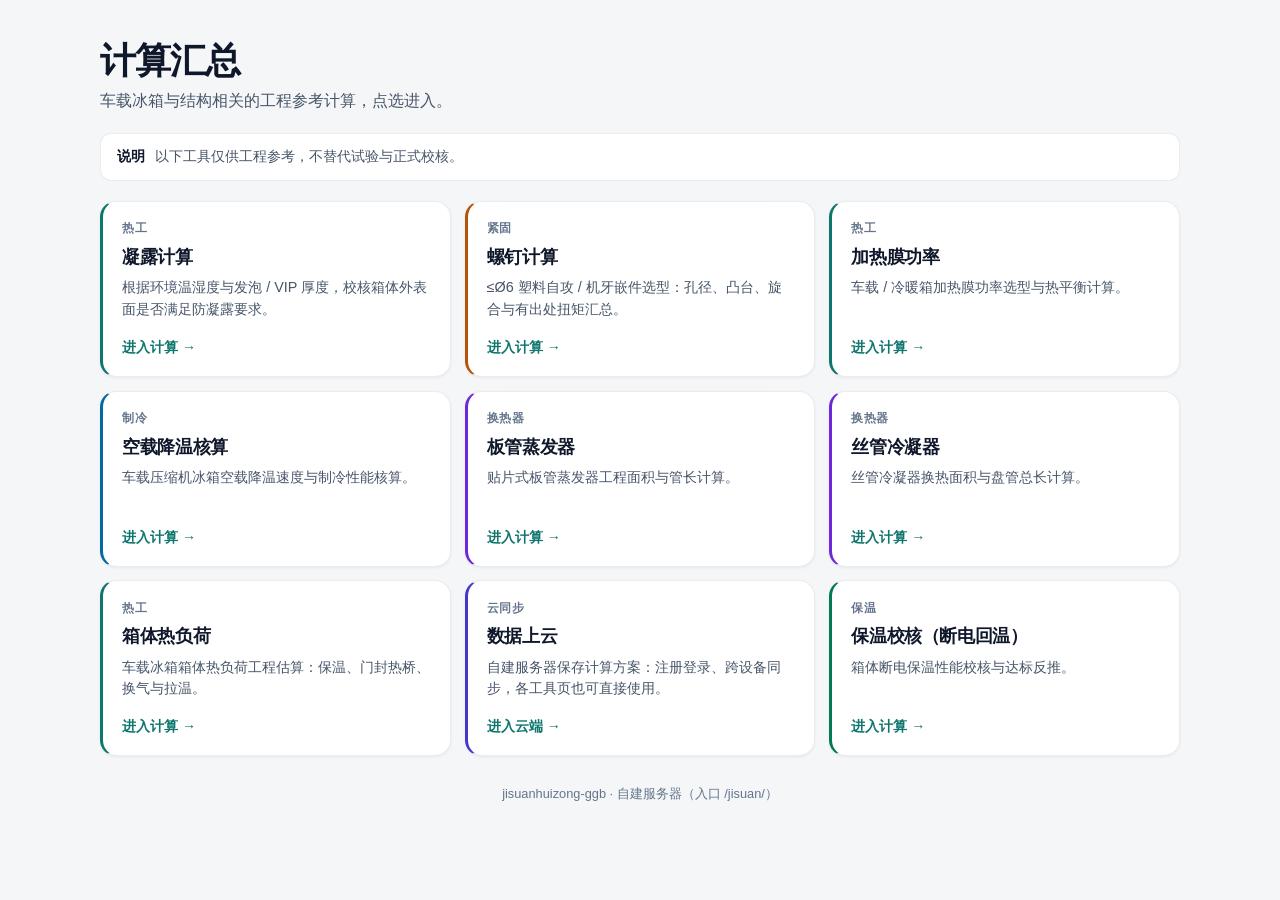
<file: index.html>
<!DOCTYPE html>
<html lang="zh-CN">
<head>
  <meta charset="UTF-8" />
  <meta name="viewport" content="width=device-width, initial-scale=1" />
  <title>计算汇总</title>
  <meta name="description" content="工程计算汇总入口：凝露、螺钉、加热膜、热负荷、降温、蒸发器、冷凝器、保温回温。" />
  <link rel="stylesheet" href="hub.css" />
</head>
<body>
  <div class="shell">
    <header class="hero">
      <h1>计算汇总</h1>
      <p class="hero-lead">车载冰箱与结构相关的工程参考计算，点选进入。</p>
    </header>

    <div class="banner" role="note">
      <strong>说明</strong>
      <span>以下工具仅供工程参考，不替代试验与正式校核。</span>
    </div>

    <section class="cards" aria-label="计算工具入口">
      <a class="card accent-thermal" href="condensation/index.html">
        <div class="card-kicker">热工</div>
        <h2>凝露计算</h2>
        <p>根据环境温湿度与发泡 / VIP 厚度，校核箱体外表面是否满足防凝露要求。</p>
        <span class="card-action">进入计算</span>
      </a>
      <a class="card accent-fasten" href="screw/index.html">
        <div class="card-kicker">紧固</div>
        <h2>螺钉计算</h2>
        <p>≤Ø6 塑料自攻 / 机牙嵌件选型：孔径、凸台、旋合与有出处扭矩汇总。</p>
        <span class="card-action">进入计算</span>
      </a>
      <a class="card accent-thermal" href="heating-film/index.html">
        <div class="card-kicker">热工</div>
        <h2>加热膜功率</h2>
        <p>车载 / 冷暖箱加热膜功率选型与热平衡计算。</p>
        <span class="card-action">进入计算</span>
      </a>
      <a class="card accent-cool" href="cooldown/index.html">
        <div class="card-kicker">制冷</div>
        <h2>空载降温核算</h2>
        <p>车载压缩机冰箱空载降温速度与制冷性能核算。</p>
        <span class="card-action">进入计算</span>
      </a>
      <a class="card accent-hx" href="evaporator/index.html">
        <div class="card-kicker">换热器</div>
        <h2>板管蒸发器</h2>
        <p>贴片式板管蒸发器工程面积与管长计算。</p>
        <span class="card-action">进入计算</span>
      </a>
      <a class="card accent-hx" href="condenser/index.html">
        <div class="card-kicker">换热器</div>
        <h2>丝管冷凝器</h2>
        <p>丝管冷凝器换热面积与盘管总长计算。</p>
        <span class="card-action">进入计算</span>
      </a>
      <a class="card accent-thermal" href="heat-load/index.html">
        <div class="card-kicker">热工</div>
        <h2>箱体热负荷</h2>
        <p>车载冰箱箱体热负荷工程估算：保温、门封热桥、换气与拉温。</p>
        <span class="card-action">进入计算</span>
      </a>
      <a class="card accent-cloud" href="cloud/index.html">
        <div class="card-kicker">云同步</div>
        <h2>数据上云</h2>
        <p>自建服务器保存计算方案：注册登录、跨设备同步，各工具页也可直接使用。</p>
        <span class="card-action">进入云端</span>
      </a>
      <a class="card accent-insul" href="insulation-holdover/index.html">
        <div class="card-kicker">保温</div>
        <h2>保温校核（断电回温）</h2>
        <p>箱体断电保温性能校核与达标反推。</p>
        <span class="card-action">进入计算</span>
      </a>
    </section>

    <footer class="app-footer">jisuanhuizong-ggb · 自建服务器（入口 /jisuan/）</footer>
  </div>
</body>
</html>
</file>
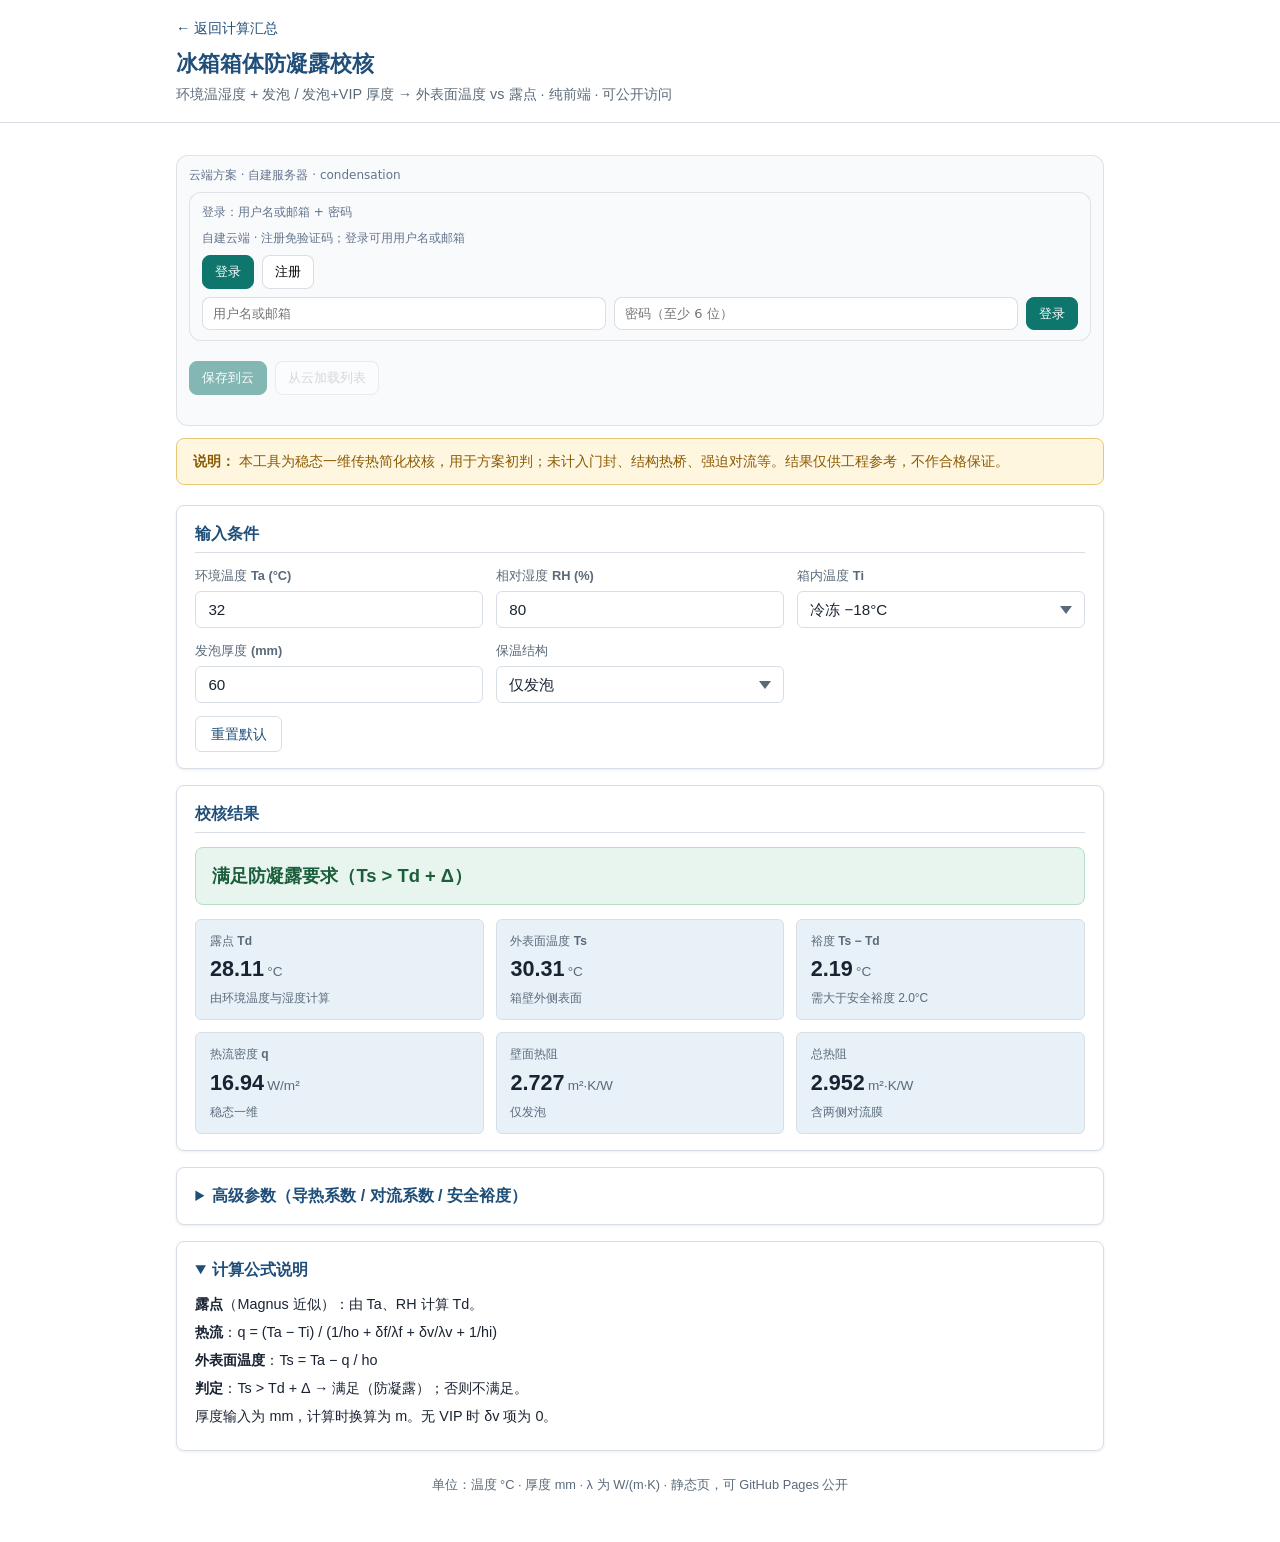
<file: condensation/index.html>
<!DOCTYPE html>
<html lang="zh-CN">
<head>
  <meta charset="UTF-8" />
  <meta name="viewport" content="width=device-width, initial-scale=1" />
  <title>冰箱箱体防凝露校核</title>
  <meta name="description" content="根据环境温湿度与发泡/VIP厚度，校核冰箱箱体外表面是否满足防凝露要求。纯前端在线计算。" />
  <link rel="stylesheet" href="styles.css" />
  <link rel="stylesheet" href="../assets/cloud-sync.css" />
</head>
<body>
  <header class="app-header">
    <div class="wrap">
      <p style="margin:0 0 0.5rem"><a href="../index.html" style="color:#1f4e79;text-decoration:none;font-size:0.9rem">← 返回计算汇总</a></p>
      <h1>冰箱箱体防凝露校核</h1>
      <p class="subtitle">环境温湿度 + 发泡 / 发泡+VIP 厚度 → 外表面温度 vs 露点 · 纯前端 · 可公开访问</p>
    </div>
  </header>

  <main class="wrap">
    <div id="cloudMount"></div>
    <div class="banner" role="note">
      <strong>说明：</strong>
      本工具为稳态一维传热简化校核，用于方案初判；未计入门封、结构热桥、强迫对流等。结果仅供工程参考，不作合格保证。
    </div>

    <section class="panel">
      <h2>输入条件</h2>
      <div class="controls">
        <label class="field">环境温度 Ta (°C)
          <input id="ta" type="number" step="0.1" value="32" />
        </label>
        <label class="field">相对湿度 RH (%)
          <input id="rh" type="number" step="1" min="1" max="100" value="80" />
        </label>
        <label class="field">箱内温度 Ti
          <select id="tiMode">
            <option value="5">冷藏 5°C</option>
            <option value="-18" selected>冷冻 −18°C</option>
            <option value="custom">自定义…</option>
          </select>
        </label>
        <label class="field" id="tiCustomWrap" hidden>自定义箱内温度 (°C)
          <input id="tiCustom" type="number" step="0.1" value="0" />
        </label>
        <label class="field">发泡厚度 (mm)
          <input id="df" type="number" step="1" min="1" value="60" />
        </label>
        <label class="field">保温结构
          <select id="vipMode">
            <option value="foam" selected>仅发泡</option>
            <option value="foam_vip">发泡 + VIP</option>
          </select>
        </label>
        <label class="field" id="dvWrap" hidden>VIP 厚度 (mm)
          <input id="dv" type="number" step="0.5" min="0" value="15" />
        </label>
      </div>
      <div class="row-actions">
        <button type="button" class="btn" id="resetBtn">重置默认</button>
      </div>
    </section>

    <section class="panel">
      <h2>校核结果</h2>
      <div id="verdict" class="verdict"></div>
      <div id="result" class="metrics"></div>
    </section>

    <section class="panel">
      <details>
        <summary>高级参数（导热系数 / 对流系数 / 安全裕度）</summary>
        <div class="controls" style="margin-top:0.85rem">
          <label class="field">发泡 λf (W/(m·K))
            <input id="lf" type="number" step="0.001" value="0.022" />
          </label>
          <label class="field">VIP λv (W/(m·K))
            <input id="lv" type="number" step="0.001" value="0.005" />
          </label>
          <label class="field">外侧换热 ho (W/(m²·K))
            <input id="ho" type="number" step="0.1" value="10" />
          </label>
          <label class="field">内侧换热 hi (W/(m²·K))
            <input id="hi" type="number" step="0.1" value="8" />
          </label>
          <label class="field">安全裕度 Δ (°C)
            <input id="margin" type="number" step="0.1" value="2" />
          </label>
        </div>
      </details>
    </section>

    <section class="panel">
      <details open>
        <summary>计算公式说明</summary>
        <div class="formula-block">
          <p><strong>露点</strong>（Magnus 近似）：由 Ta、RH 计算 Td。</p>
          <p><strong>热流</strong>：q = (Ta − Ti) / (1/ho + δf/λf + δv/λv + 1/hi)</p>
          <p><strong>外表面温度</strong>：Ts = Ta − q / ho</p>
          <p><strong>判定</strong>：Ts > Td + Δ → 满足（防凝露）；否则不满足。</p>
          <p>厚度输入为 mm，计算时换算为 m。无 VIP 时 δv 项为 0。</p>
        </div>
      </details>
    </section>

    <footer class="app-footer">
      单位：温度 °C · 厚度 mm · λ 为 W/(m·K) · 静态页，可 GitHub Pages 公开
    </footer>
  </main>

  <script src="app.js"></script>
  <script type="module">
    import * as Cloud from '../assets/cloud-sync.js';
    Cloud.init();
    Cloud.mountSchemePanel({
      tool: 'condensation',
      container: document.getElementById('cloudMount'),
      getState: () => window.CondensationBridge
        ? window.CondensationBridge.getState()
        : Cloud.scrapeFormState(),
      applyState: (s) => {
        if (window.CondensationBridge) window.CondensationBridge.applyState(s);
        else Cloud.applyFormState(s);
      }
    });
  </script>
</body>
</html>
</file>
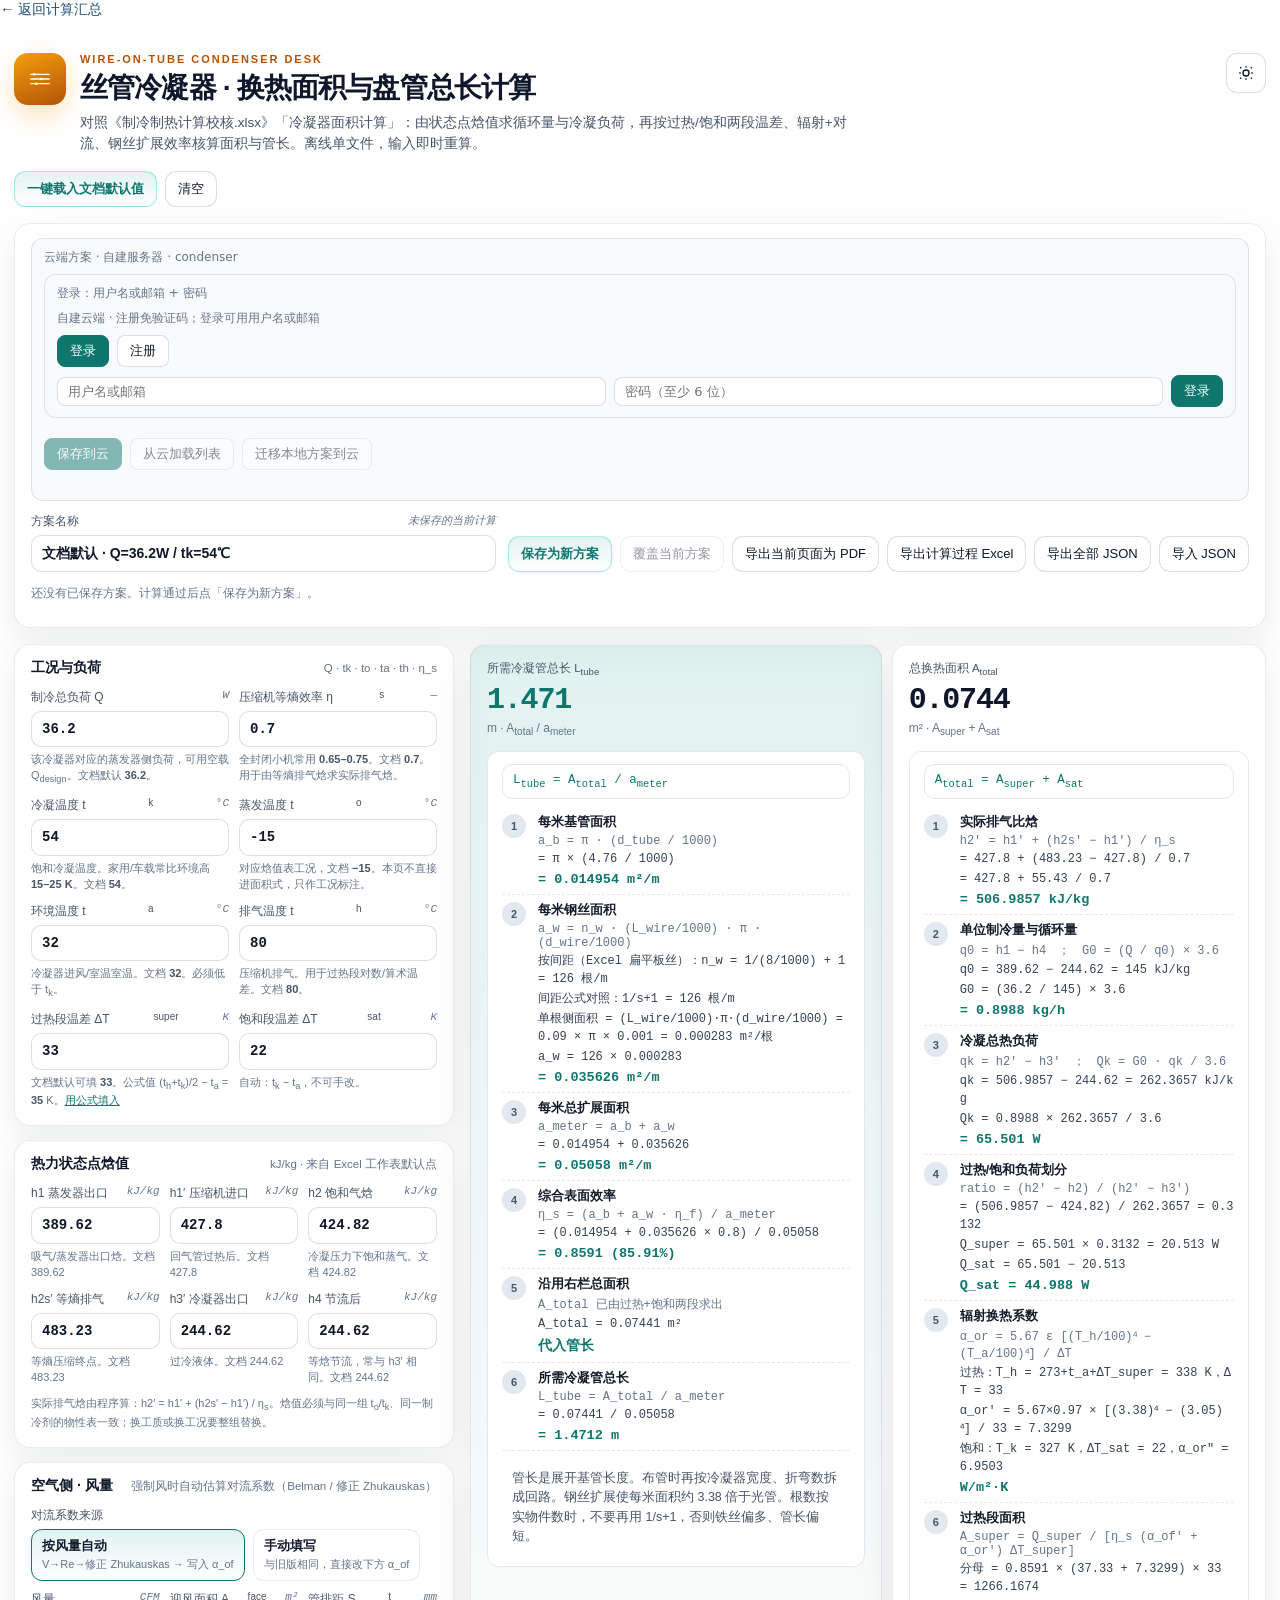
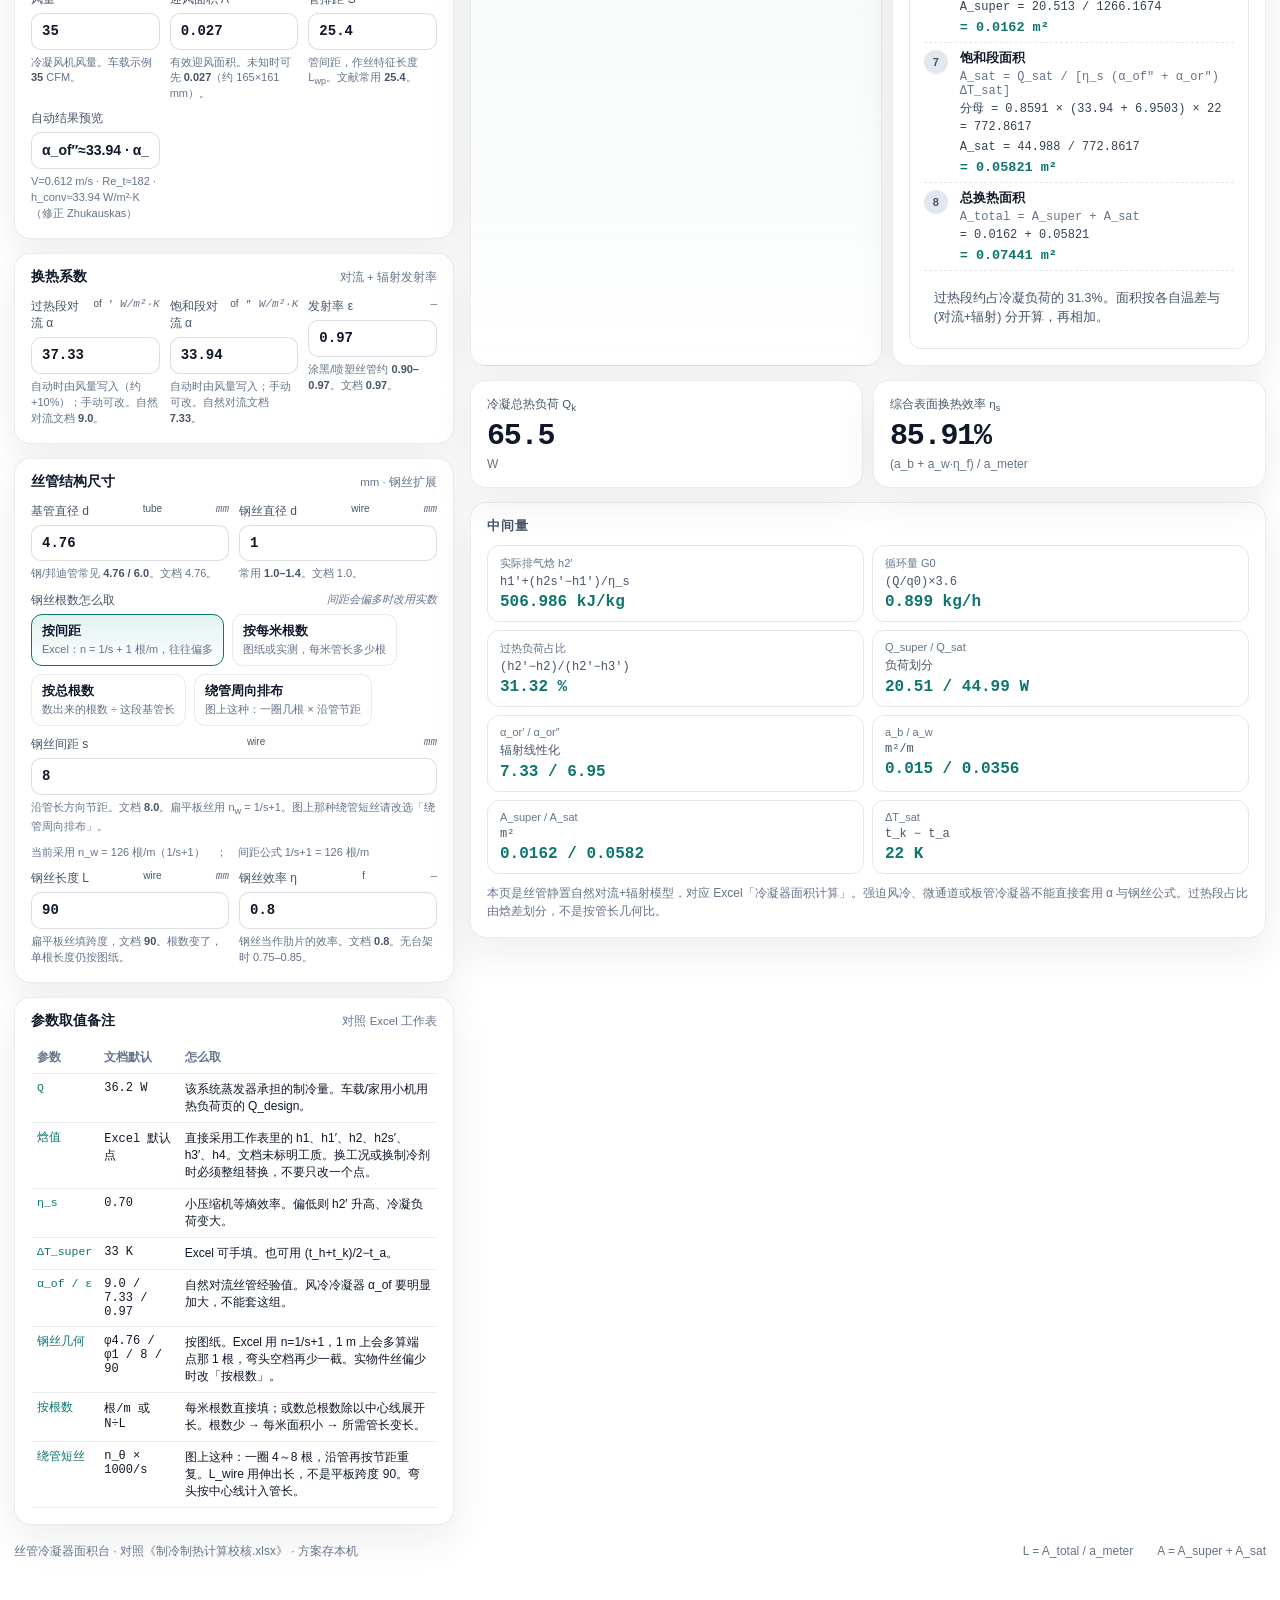
<file: condenser/index.html>
<!DOCTYPE html>
<html lang="zh-CN">
<head>
  <meta charset="UTF-8" />
  <meta name="viewport" content="width=device-width, initial-scale=1" />
  <title>加载中…</title>
</head>
<body>
  <p id="st" style="font-family:sans-serif;padding:1.5rem">正在加载计算页…</p>
  <p style="font-family:sans-serif;padding:0 1.5rem"><a href="../index.html">← 返回计算汇总</a></p>
  <script src="../assets/cloud-loader-inject.js"></script>
  <script>
  (async function () {
    const TOOL = 'condenser';
    const LOCAL_KEY = 'wtc-cond-schemes-v1';
    const st = document.getElementById('st');
    try {
      const b64 = await fetch('page.html.gz.b64', { cache: 'no-cache' }).then(r => {
        if (!r.ok) throw new Error('b64 ' + r.status);
        return r.text();
      });
      const bin = Uint8Array.from(atob(b64.replace(/\s+/g,'')), c => c.charCodeAt(0));
      const ds = new DecompressionStream('gzip');
      const stream = new Blob([bin]).stream().pipeThrough(ds);
      let html = await new Response(stream).text();
      if (window.CloudLoaderInject) {
        html = window.CloudLoaderInject.inject(html, { tool: TOOL, localKey: LOCAL_KEY });
      }
      document.open();
      document.write(html);
      document.close();
    } catch (e) {
      st.textContent = '加载失败：' + e;
      st.style.color = '#b00';
    }
  })();
  </script>
</body>
</html>
</file>
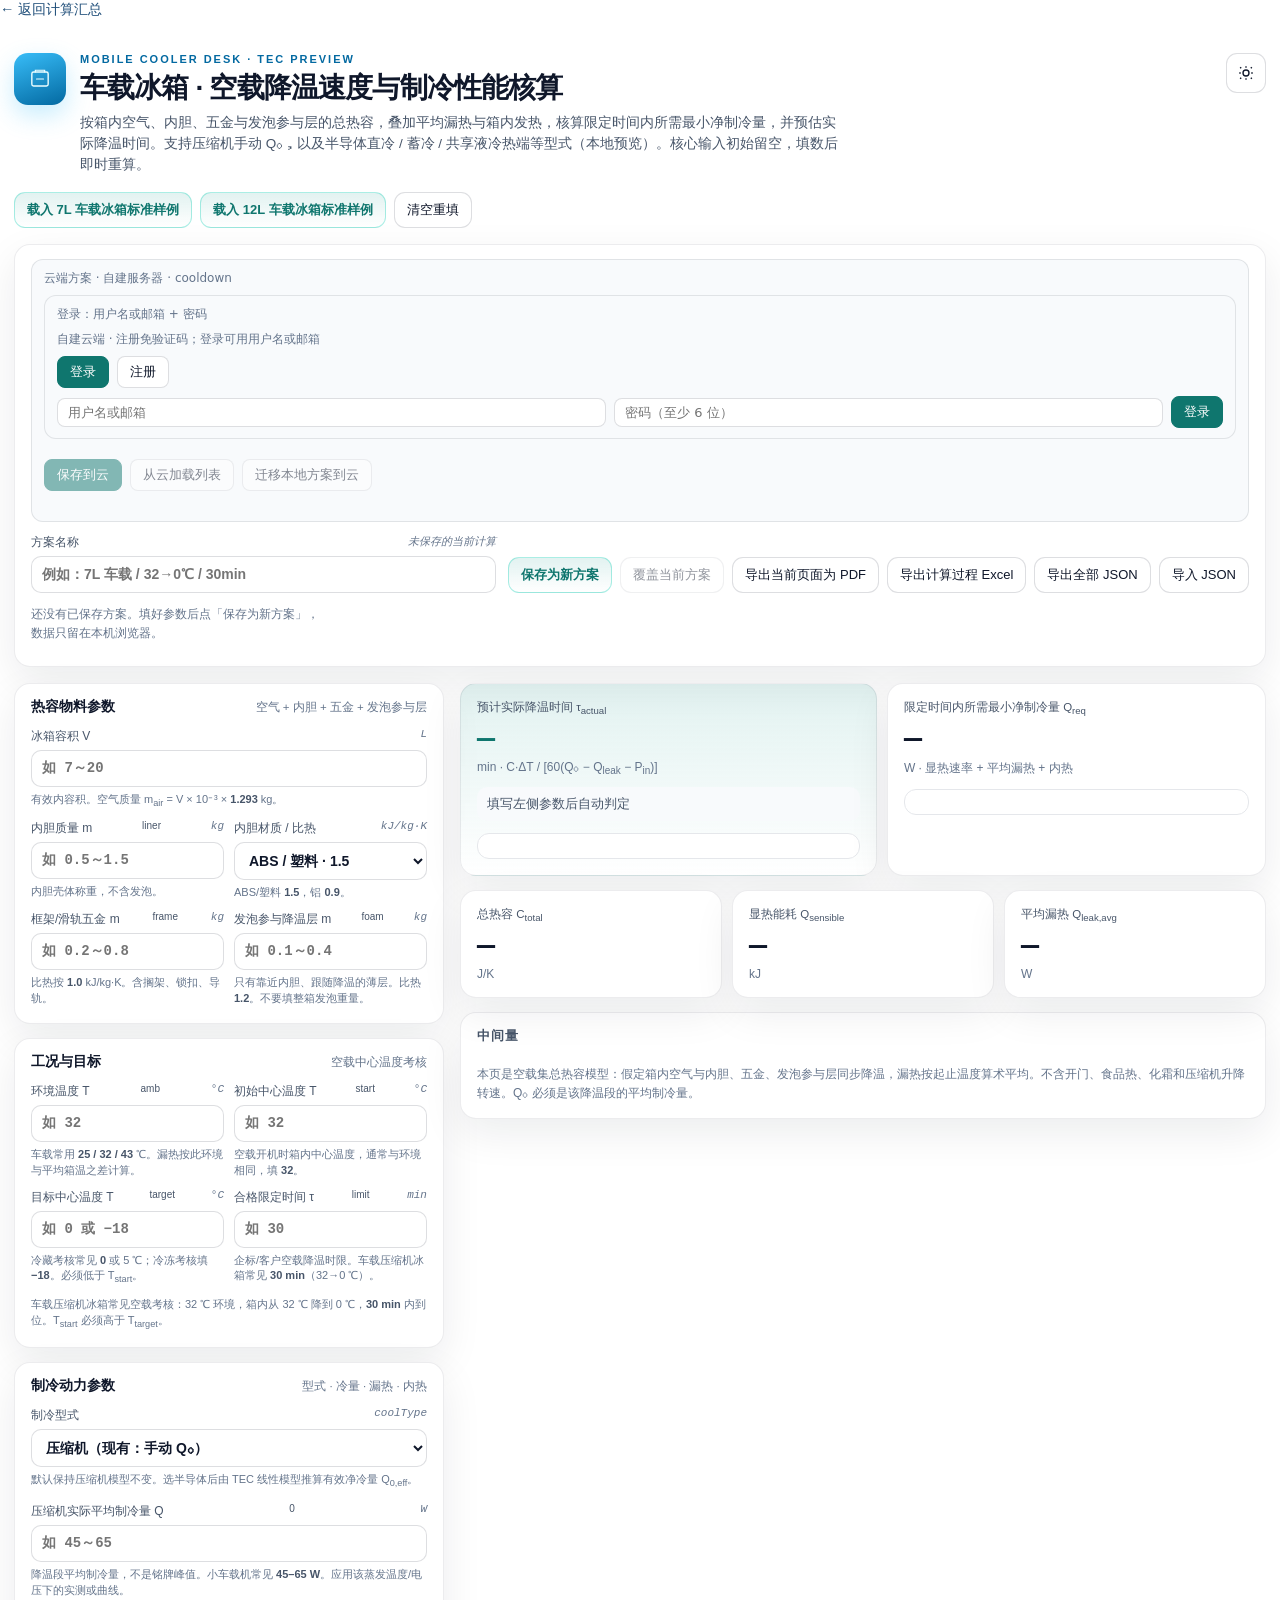
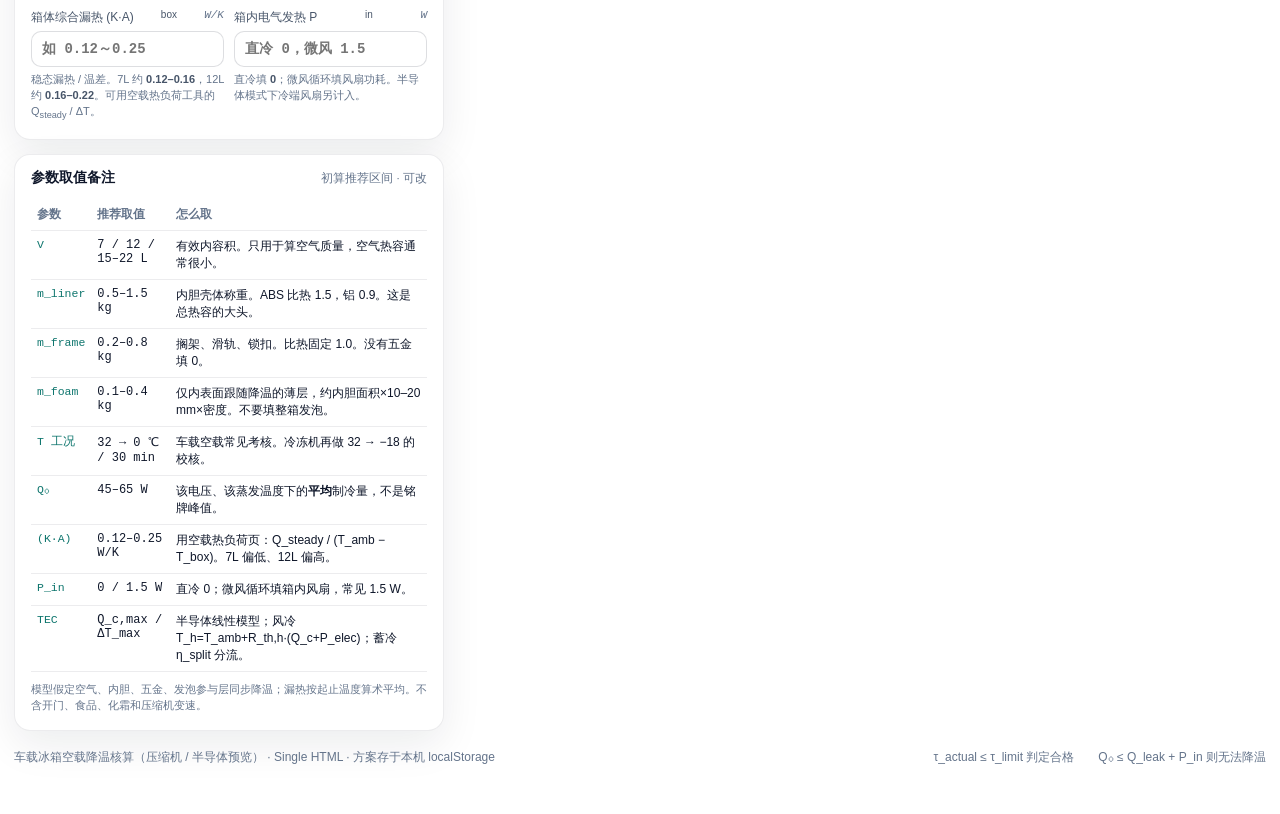
<file: cooldown/index.html>
<!DOCTYPE html>
<html lang="zh-CN">
<head>
  <meta charset="UTF-8" />
  <meta name="viewport" content="width=device-width, initial-scale=1" />
  <title>加载中…</title>
</head>
<body>
  <p id="st" style="font-family:sans-serif;padding:1.5rem">正在加载计算页…</p>
  <p style="font-family:sans-serif;padding:0 1.5rem"><a href="../index.html">← 返回计算汇总</a></p>
  <script src="../assets/cloud-loader-inject.js"></script>
  <script>
  (async function () {
    const TOOL = 'cooldown';
    const LOCAL_KEY = 'carcool-schemes-v1';
    const st = document.getElementById('st');
    try {
      const b64 = await fetch('page.html.gz.b64', { cache: 'no-cache' }).then(r => {
        if (!r.ok) throw new Error('b64 ' + r.status);
        return r.text();
      });
      const bin = Uint8Array.from(atob(b64.replace(/\s+/g,'')), c => c.charCodeAt(0));
      const ds = new DecompressionStream('gzip');
      const stream = new Blob([bin]).stream().pipeThrough(ds);
      let html = await new Response(stream).text();
      if (window.CloudLoaderInject) {
        html = window.CloudLoaderInject.inject(html, { tool: TOOL, localKey: LOCAL_KEY });
      }
      document.open();
      document.write(html);
      document.close();
    } catch (e) {
      st.textContent = '加载失败：' + e;
      st.style.color = '#b00';
    }
  })();
  </script>
</body>
</html>
</file>
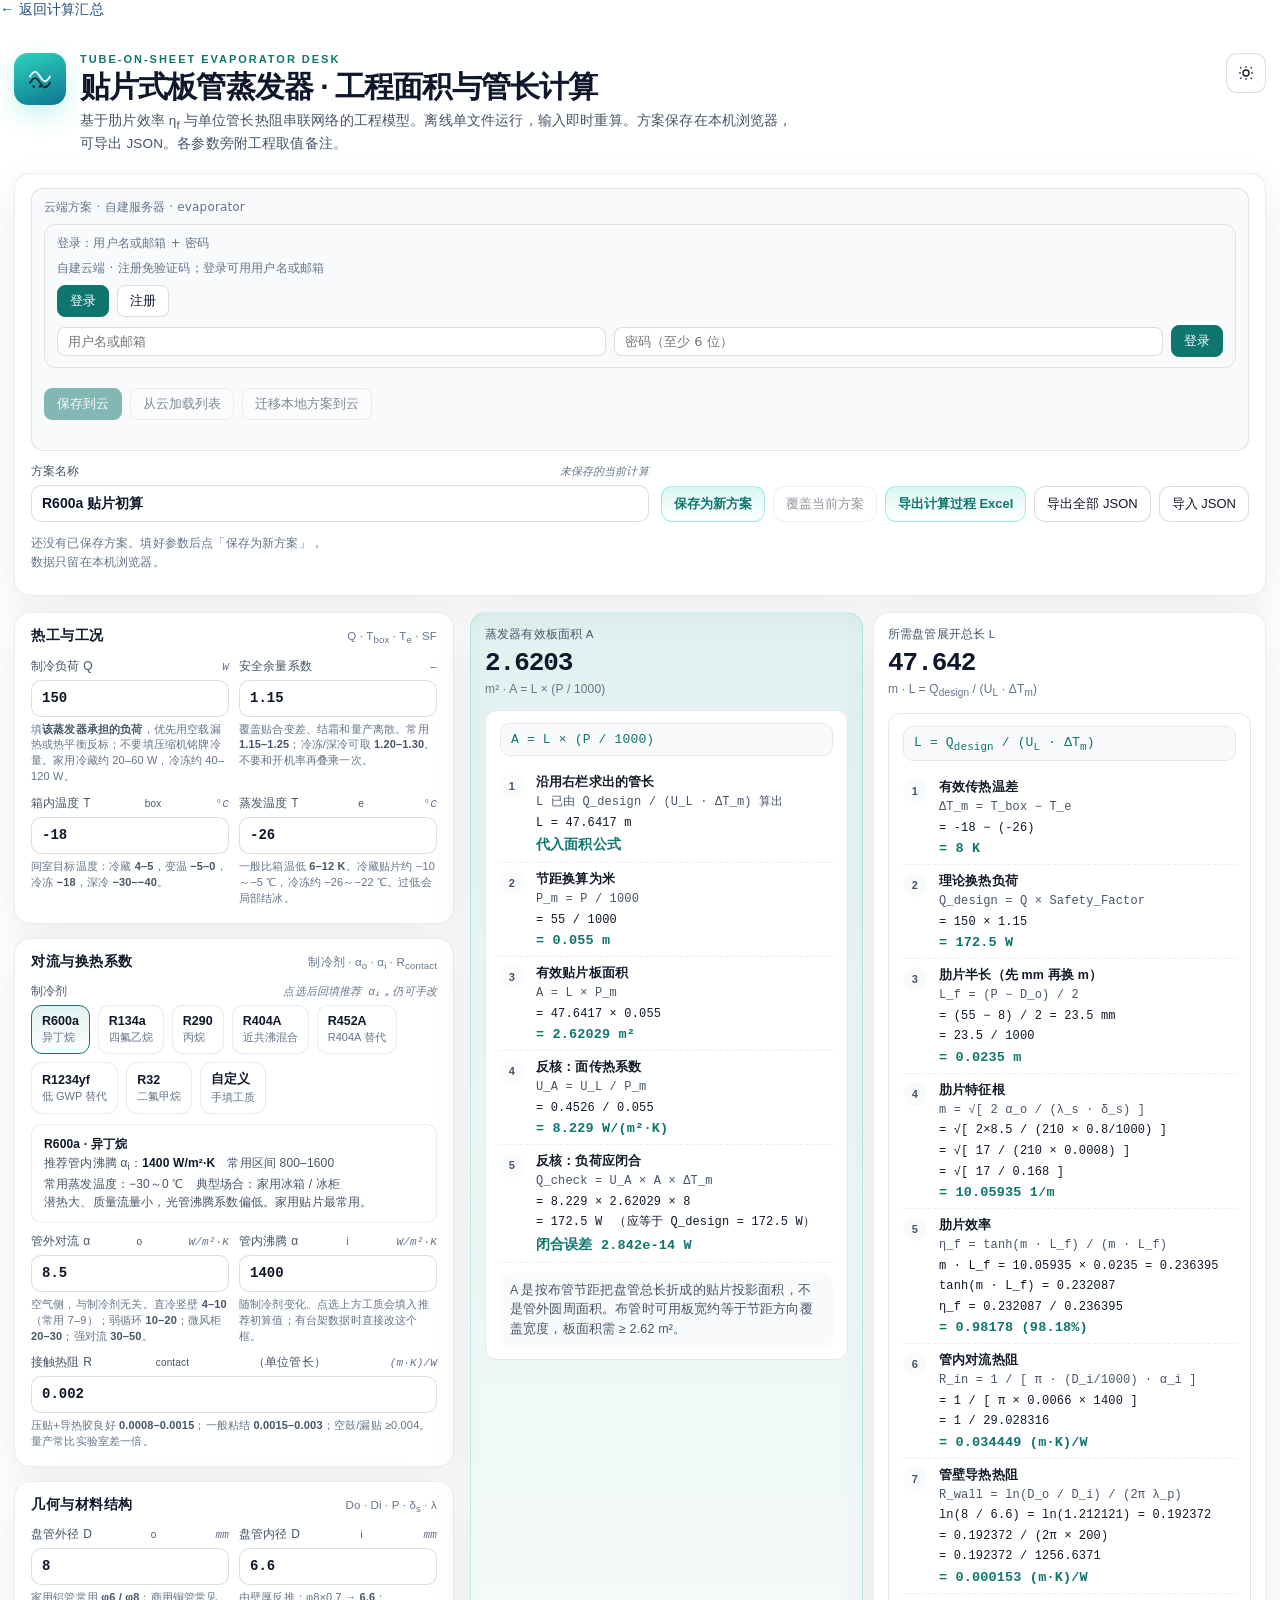
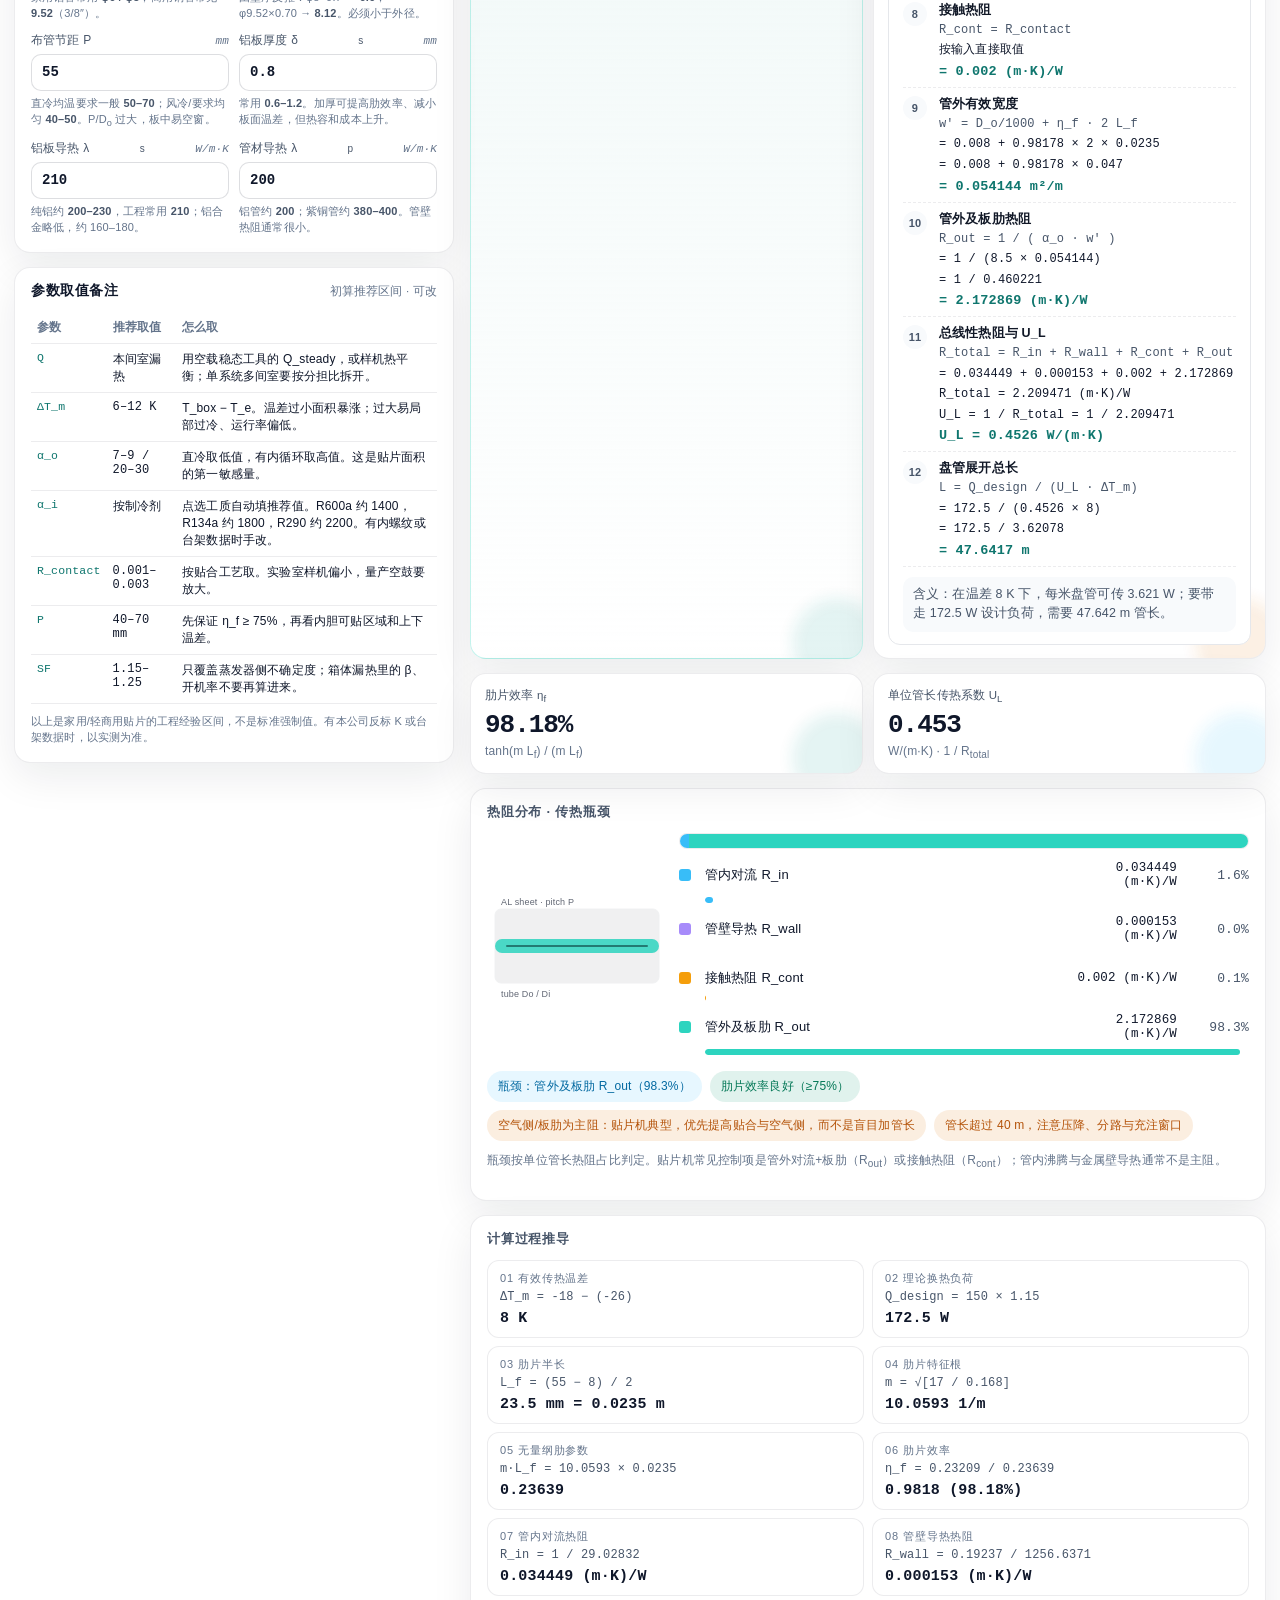
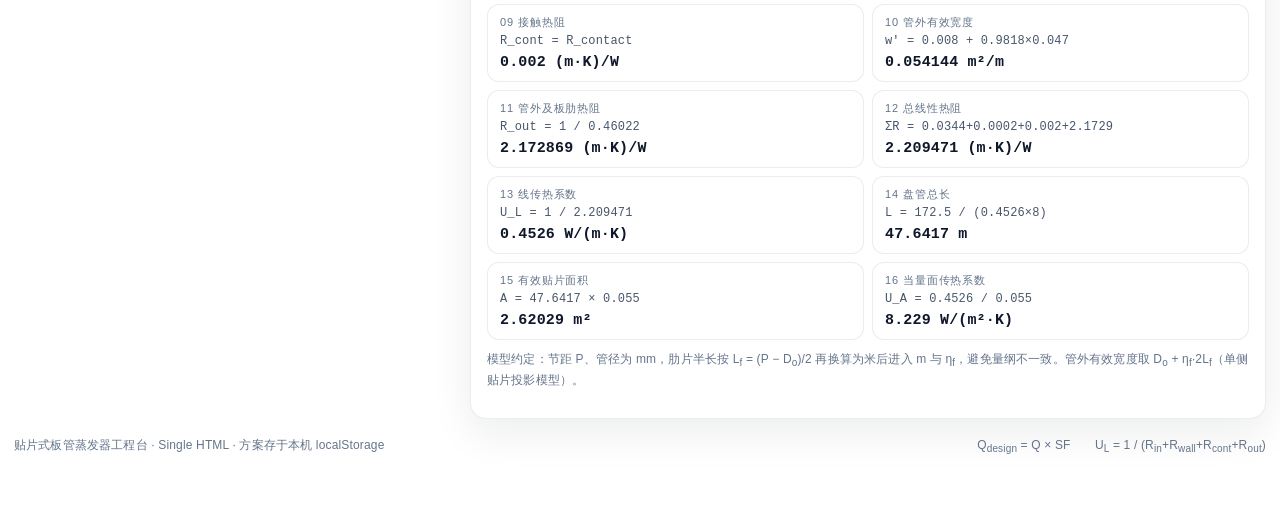
<file: evaporator/index.html>
<!DOCTYPE html>
<html lang="zh-CN">
<head>
  <meta charset="UTF-8" />
  <meta name="viewport" content="width=device-width, initial-scale=1" />
  <title>加载中…</title>
</head>
<body>
  <p id="st" style="font-family:sans-serif;padding:1.5rem">正在加载计算页…</p>
  <p style="font-family:sans-serif;padding:0 1.5rem"><a href="../index.html">← 返回计算汇总</a></p>
  <script src="../assets/cloud-loader-inject.js"></script>
  <script>
  (async function () {
    const TOOL = 'evaporator';
    const LOCAL_KEY = 'tos-eva-schemes-v1';
    const st = document.getElementById('st');
    try {
      const b64 = await fetch('page.html.gz.b64', { cache: 'no-cache' }).then(r => {
        if (!r.ok) throw new Error('b64 ' + r.status);
        return r.text();
      });
      const bin = Uint8Array.from(atob(b64.replace(/\s+/g,'')), c => c.charCodeAt(0));
      const ds = new DecompressionStream('gzip');
      const stream = new Blob([bin]).stream().pipeThrough(ds);
      let html = await new Response(stream).text();
      if (window.CloudLoaderInject) {
        html = window.CloudLoaderInject.inject(html, { tool: TOOL, localKey: LOCAL_KEY });
      }
      document.open();
      document.write(html);
      document.close();
    } catch (e) {
      st.textContent = '加载失败：' + e;
      st.style.color = '#b00';
    }
  })();
  </script>
</body>
</html>
</file>
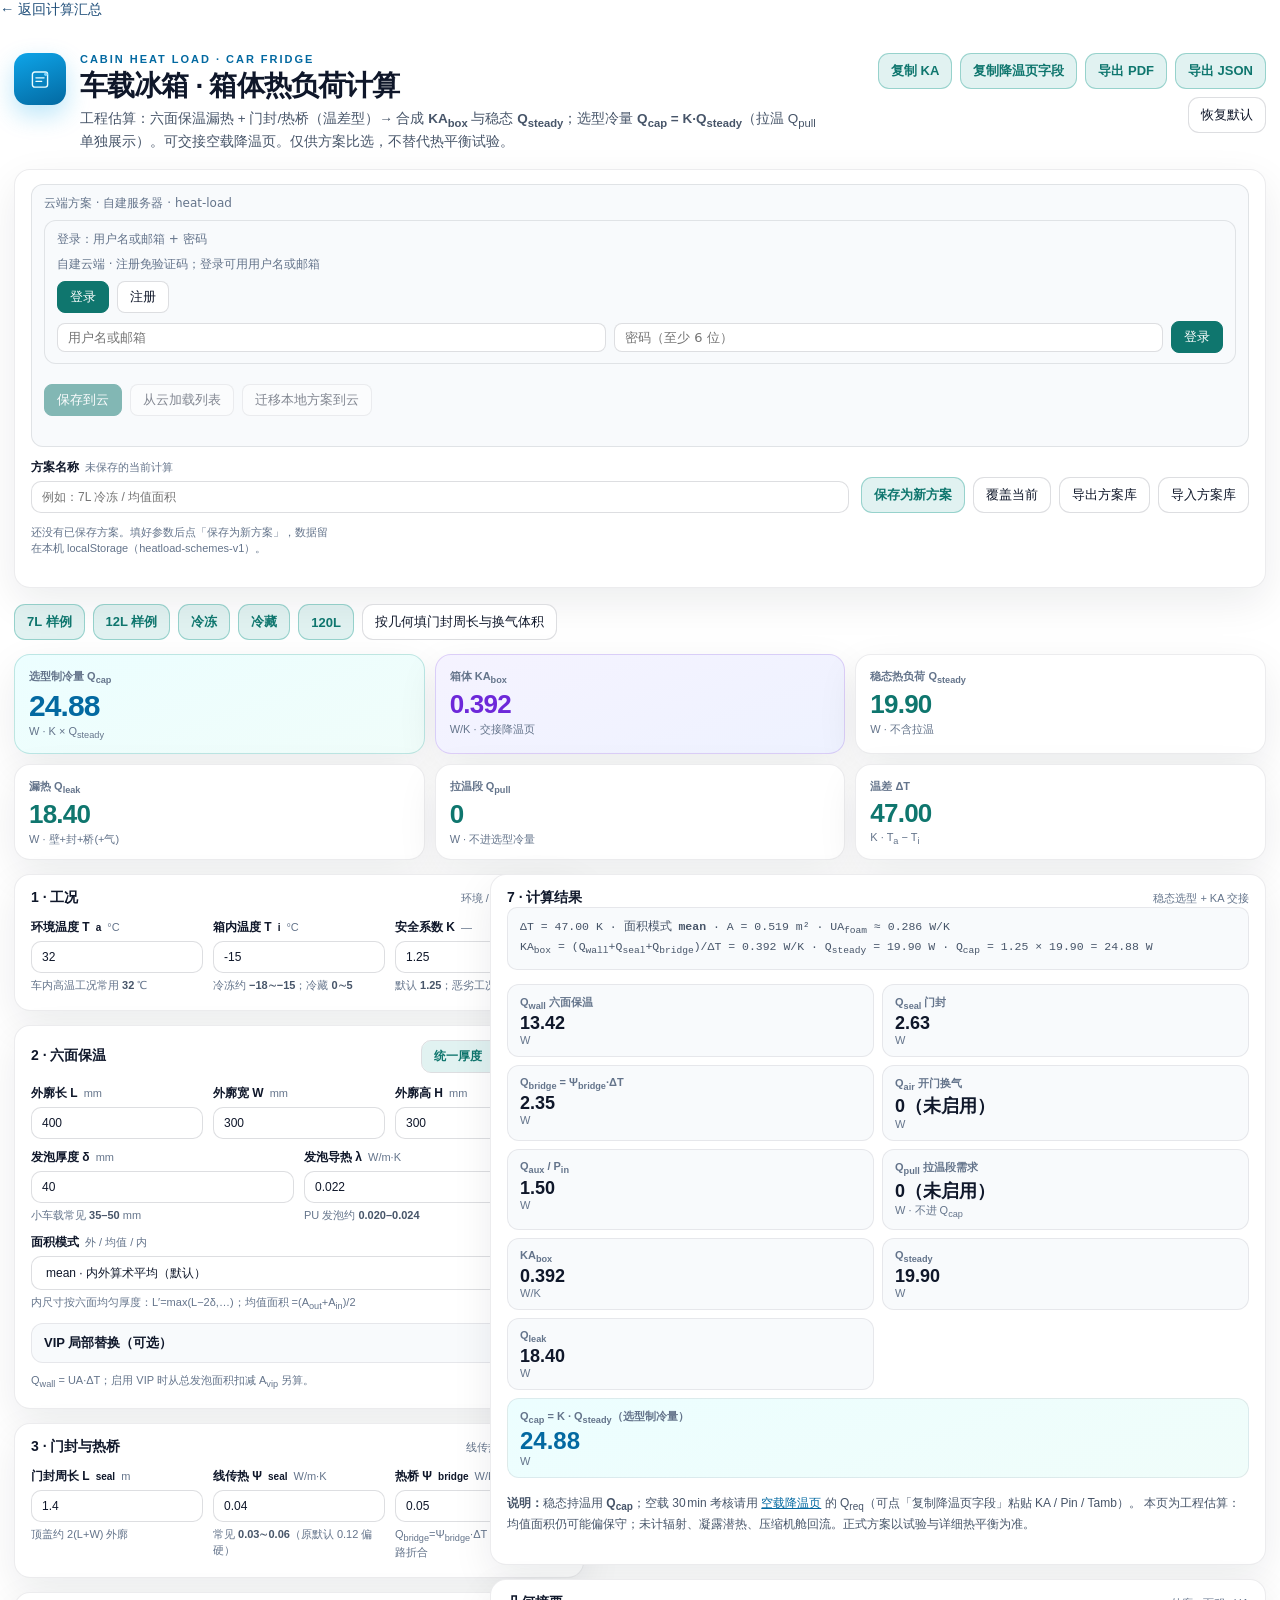
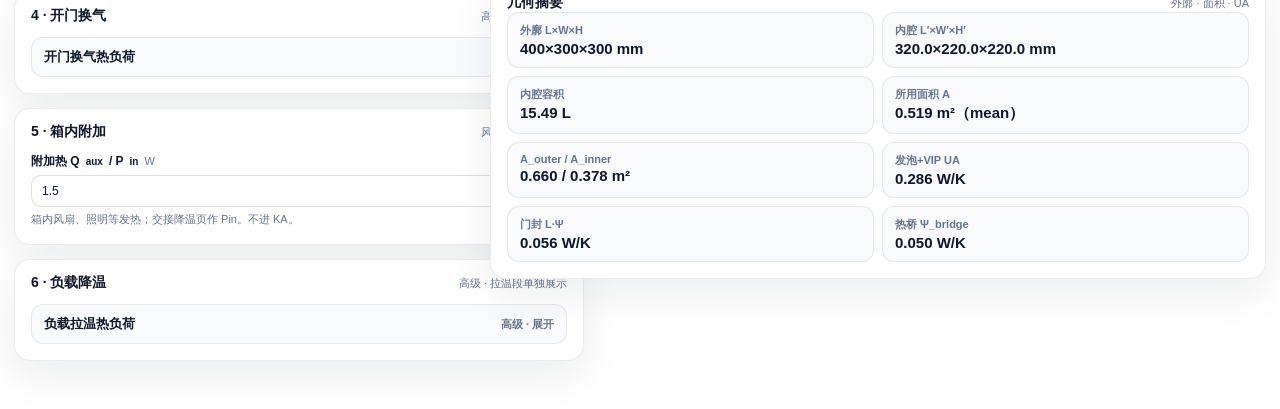
<file: heat-load/index.html>
<!DOCTYPE html>
<html lang="zh-CN">
<head>
  <meta charset="UTF-8" />
  <meta name="viewport" content="width=device-width, initial-scale=1" />
  <title>加载中…</title>
</head>
<body>
  <p id="st" style="font-family:sans-serif;padding:1.5rem">正在加载计算页…</p>
  <p style="font-family:sans-serif;padding:0 1.5rem"><a href="../index.html">← 返回计算汇总</a></p>
  <script src="../assets/cloud-loader-inject.js"></script>
  <script>
  (async function () {
    const TOOL = 'heat-load';
    const LOCAL_KEY = 'heatload-schemes-v1';
    const st = document.getElementById('st');
    try {
      const b64 = await fetch('page.html.gz.b64', { cache: 'no-cache' }).then(r => {
        if (!r.ok) throw new Error('b64 ' + r.status);
        return r.text();
      });
      const bin = Uint8Array.from(atob(b64.replace(/\s+/g,'')), c => c.charCodeAt(0));
      const ds = new DecompressionStream('gzip');
      const stream = new Blob([bin]).stream().pipeThrough(ds);
      let html = await new Response(stream).text();
      if (window.CloudLoaderInject) {
        html = window.CloudLoaderInject.inject(html, { tool: TOOL, localKey: LOCAL_KEY });
      }
      document.open();
      document.write(html);
      document.close();
    } catch (e) {
      st.textContent = '加载失败：' + e;
      st.style.color = '#b00';
    }
  })();
  </script>
</body>
</html>
</file>
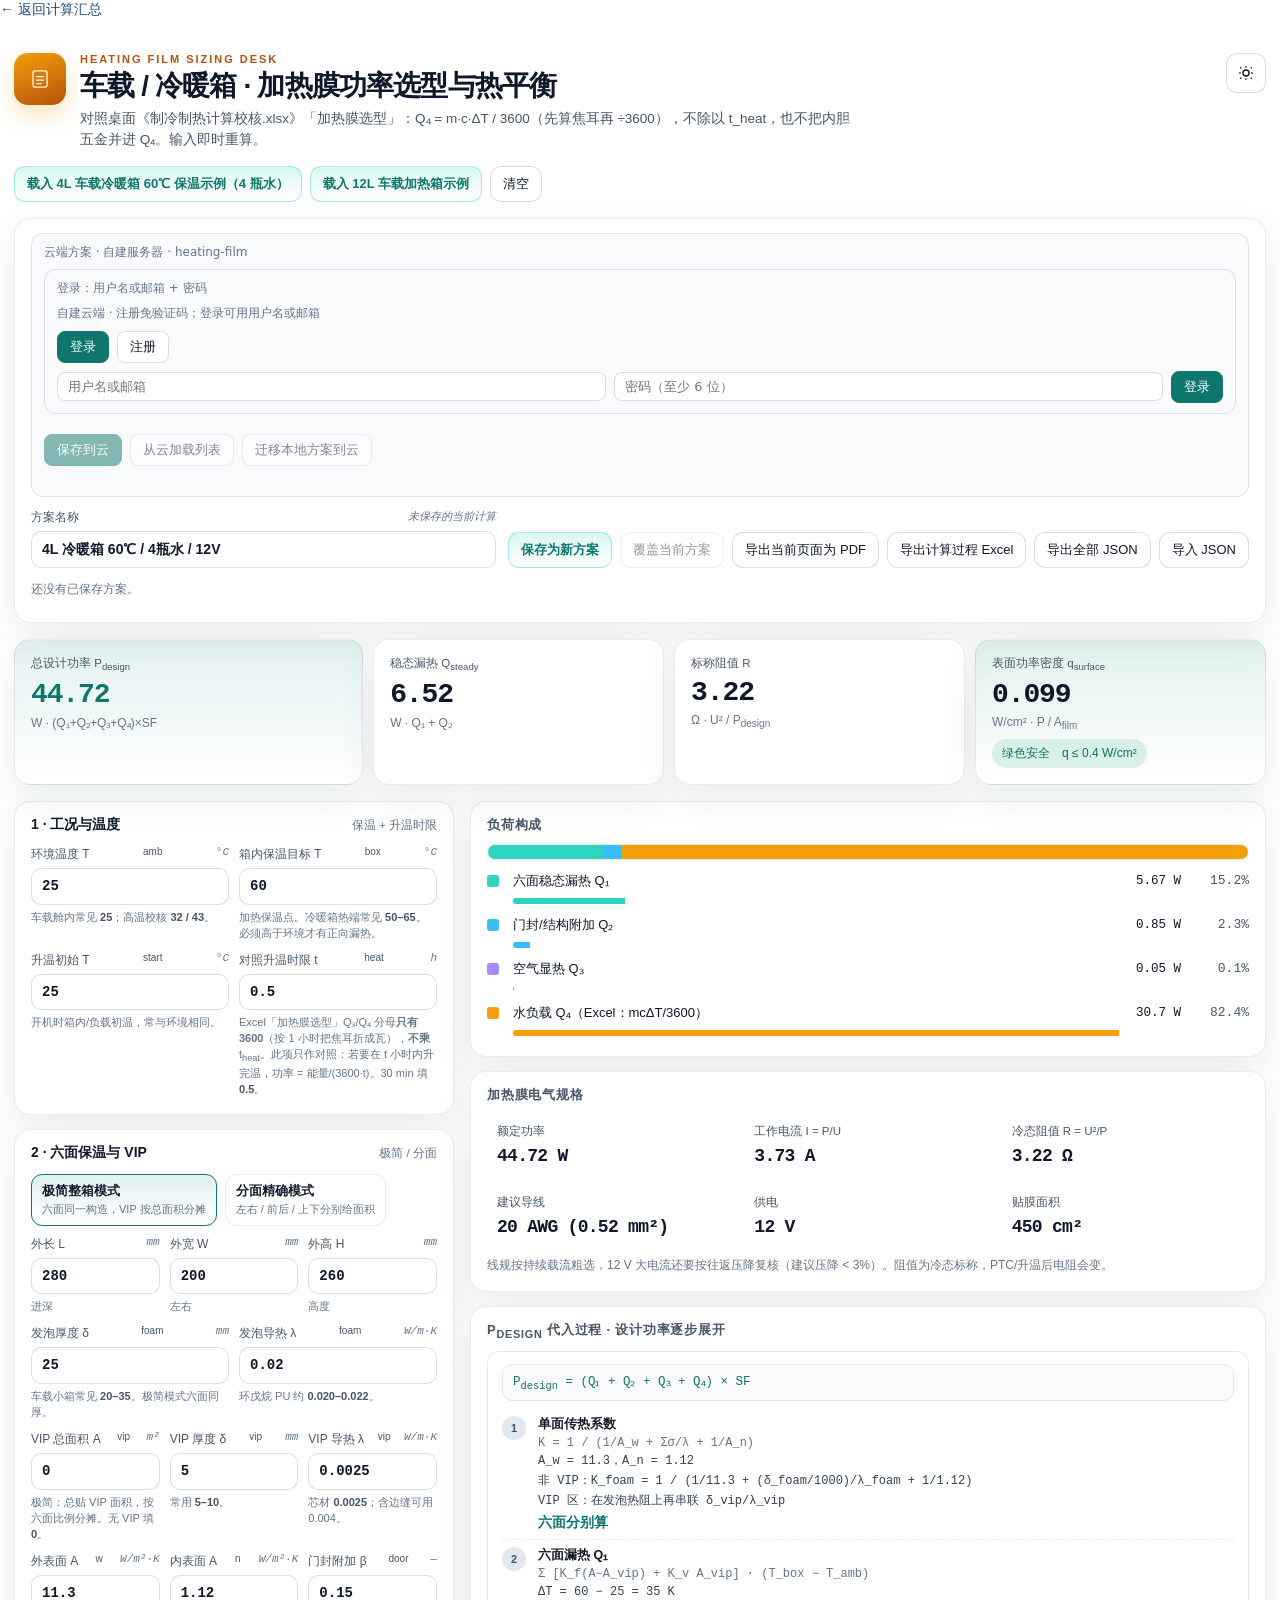
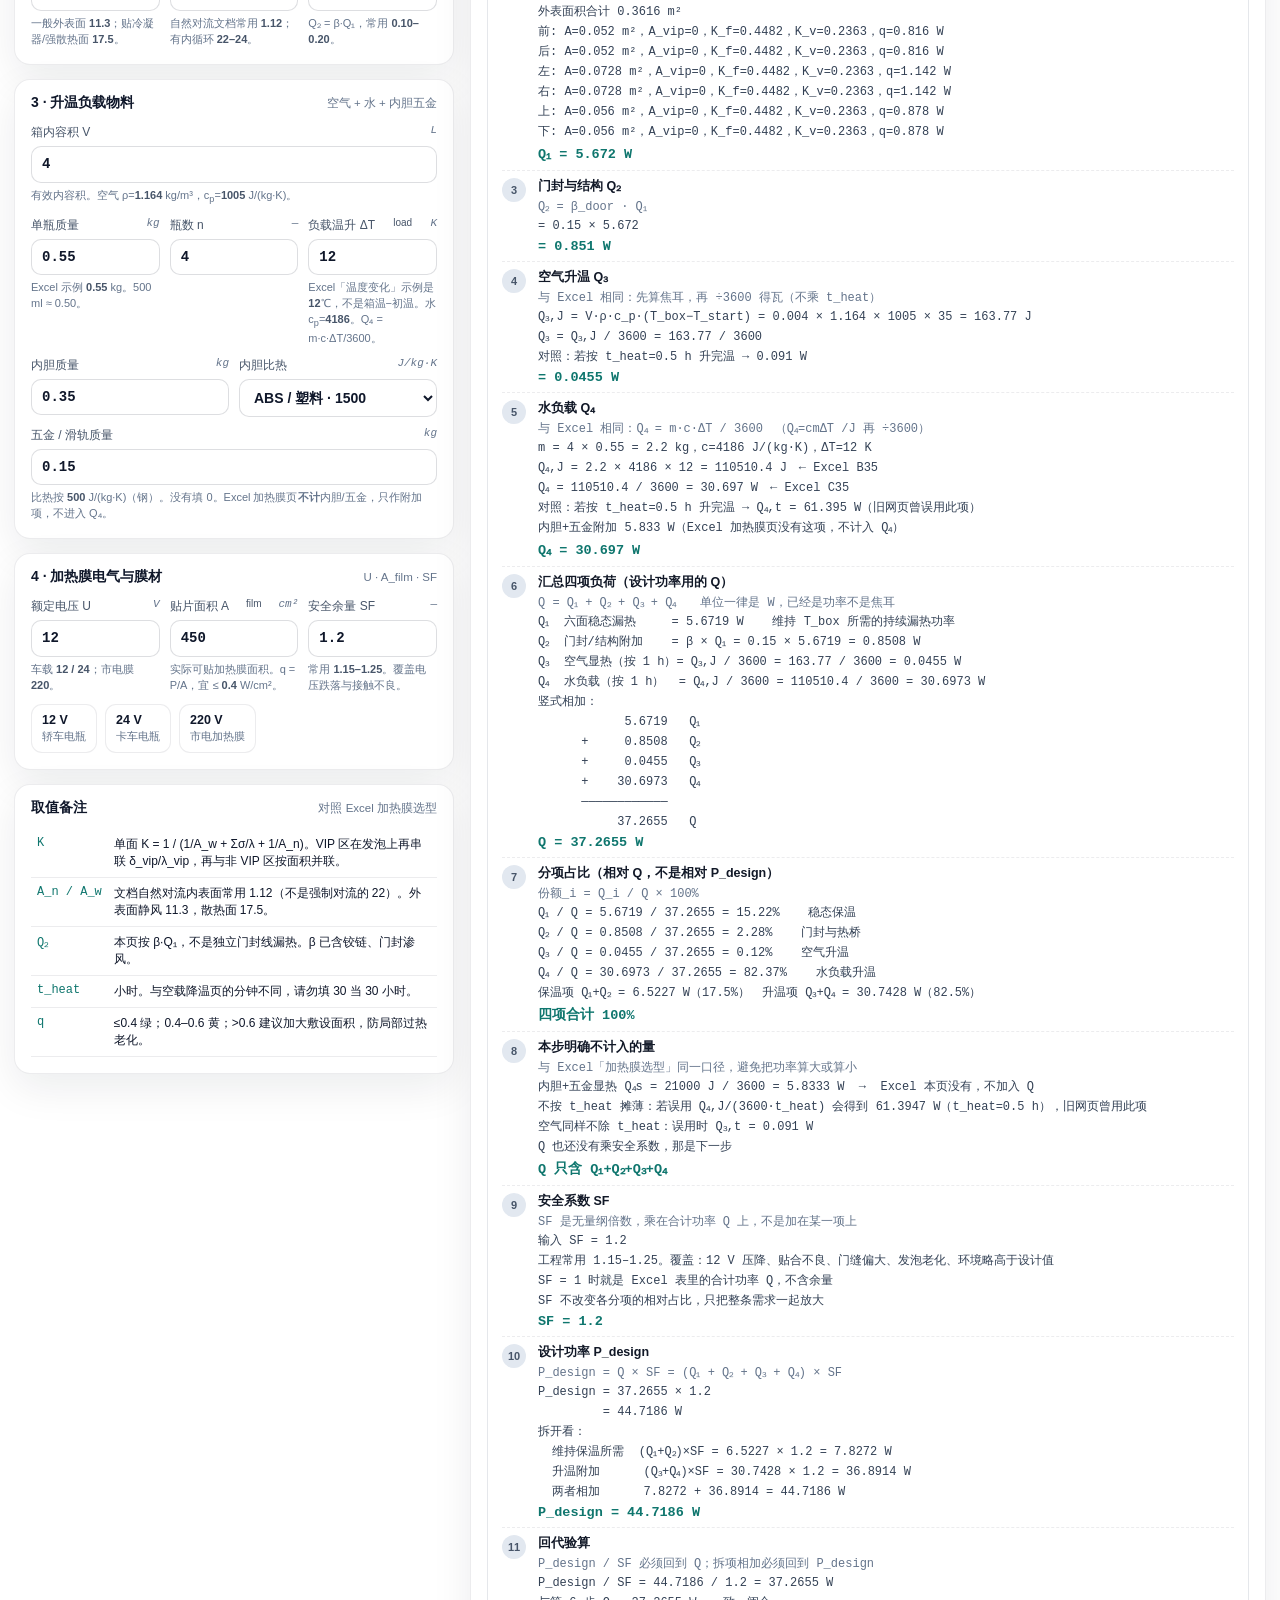
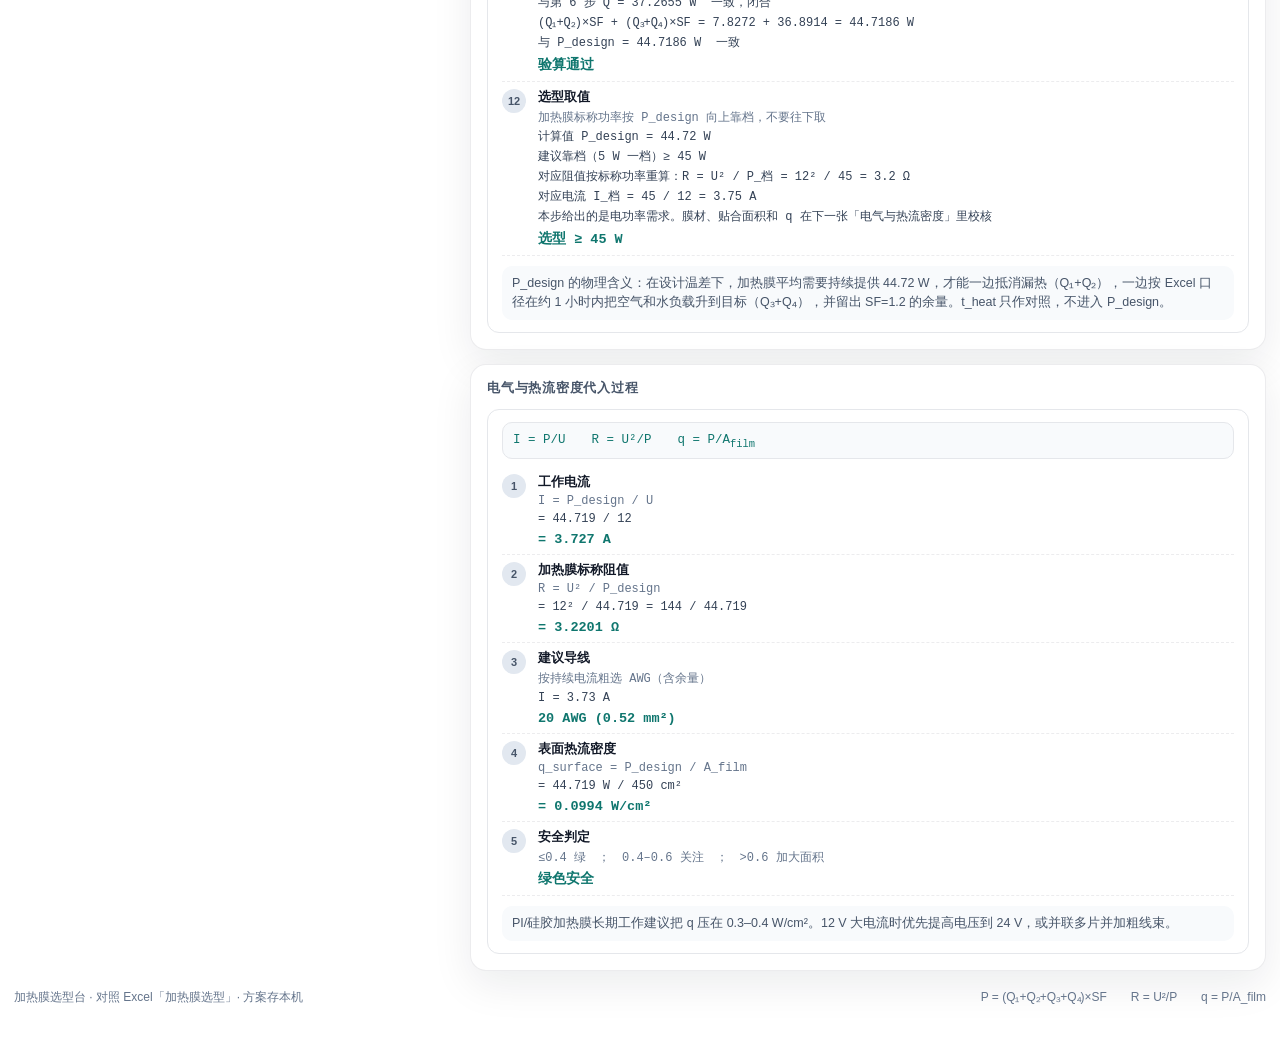
<file: heating-film/index.html>
<!DOCTYPE html>
<html lang="zh-CN">
<head>
  <meta charset="UTF-8" />
  <meta name="viewport" content="width=device-width, initial-scale=1" />
  <title>加载中…</title>
</head>
<body>
  <p id="st" style="font-family:sans-serif;padding:1.5rem">正在加载计算页…</p>
  <p style="font-family:sans-serif;padding:0 1.5rem"><a href="../index.html">← 返回计算汇总</a></p>
  <script src="../assets/cloud-loader-inject.js"></script>
  <script>
  (async function () {
    const TOOL = 'heating-film';
    const LOCAL_KEY = 'heatfilm-schemes-v1';
    const st = document.getElementById('st');
    try {
      const b64 = await fetch('page.html.gz.b64', { cache: 'no-cache' }).then(r => {
        if (!r.ok) throw new Error('b64 ' + r.status);
        return r.text();
      });
      const bin = Uint8Array.from(atob(b64.replace(/\s+/g,'')), c => c.charCodeAt(0));
      const ds = new DecompressionStream('gzip');
      const stream = new Blob([bin]).stream().pipeThrough(ds);
      let html = await new Response(stream).text();
      if (window.CloudLoaderInject) {
        html = window.CloudLoaderInject.inject(html, { tool: TOOL, localKey: LOCAL_KEY });
      }
      document.open();
      document.write(html);
      document.close();
    } catch (e) {
      st.textContent = '加载失败：' + e;
      st.style.color = '#b00';
    }
  })();
  </script>
</body>
</html>
</file>
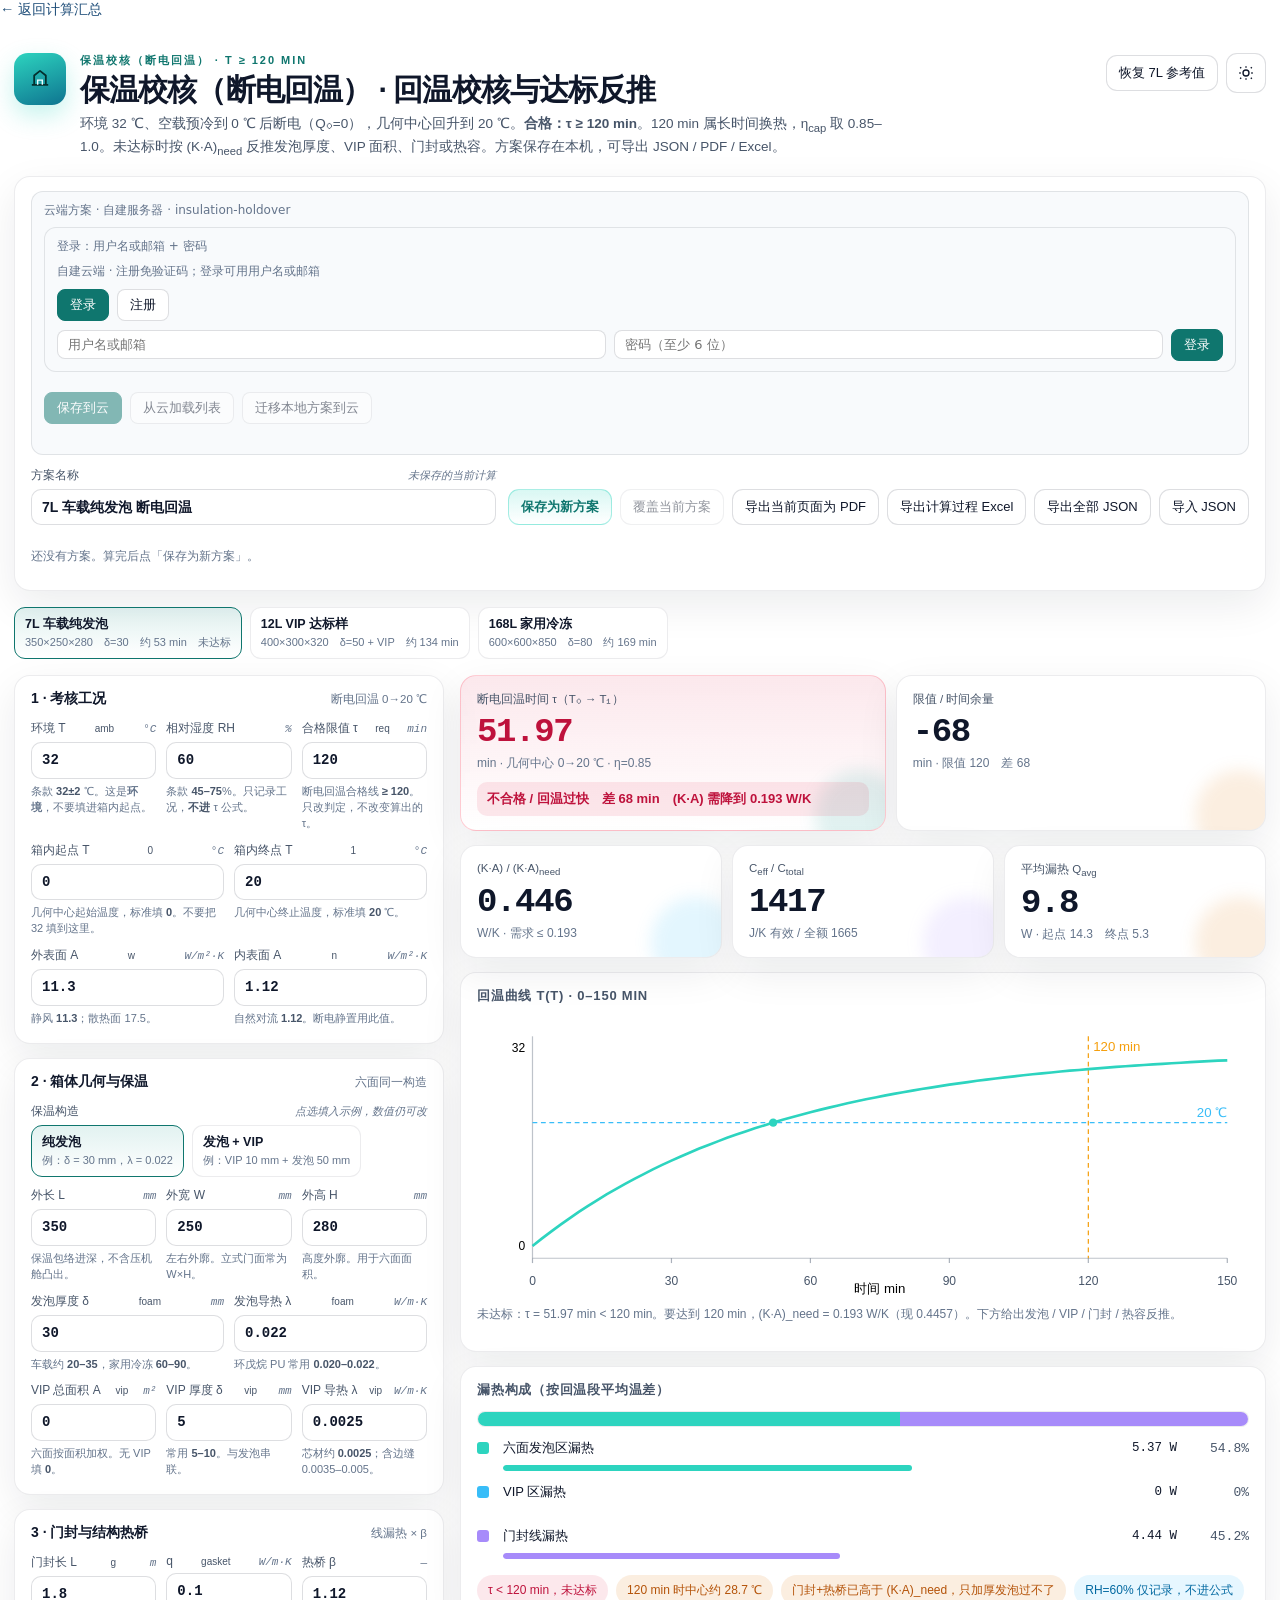
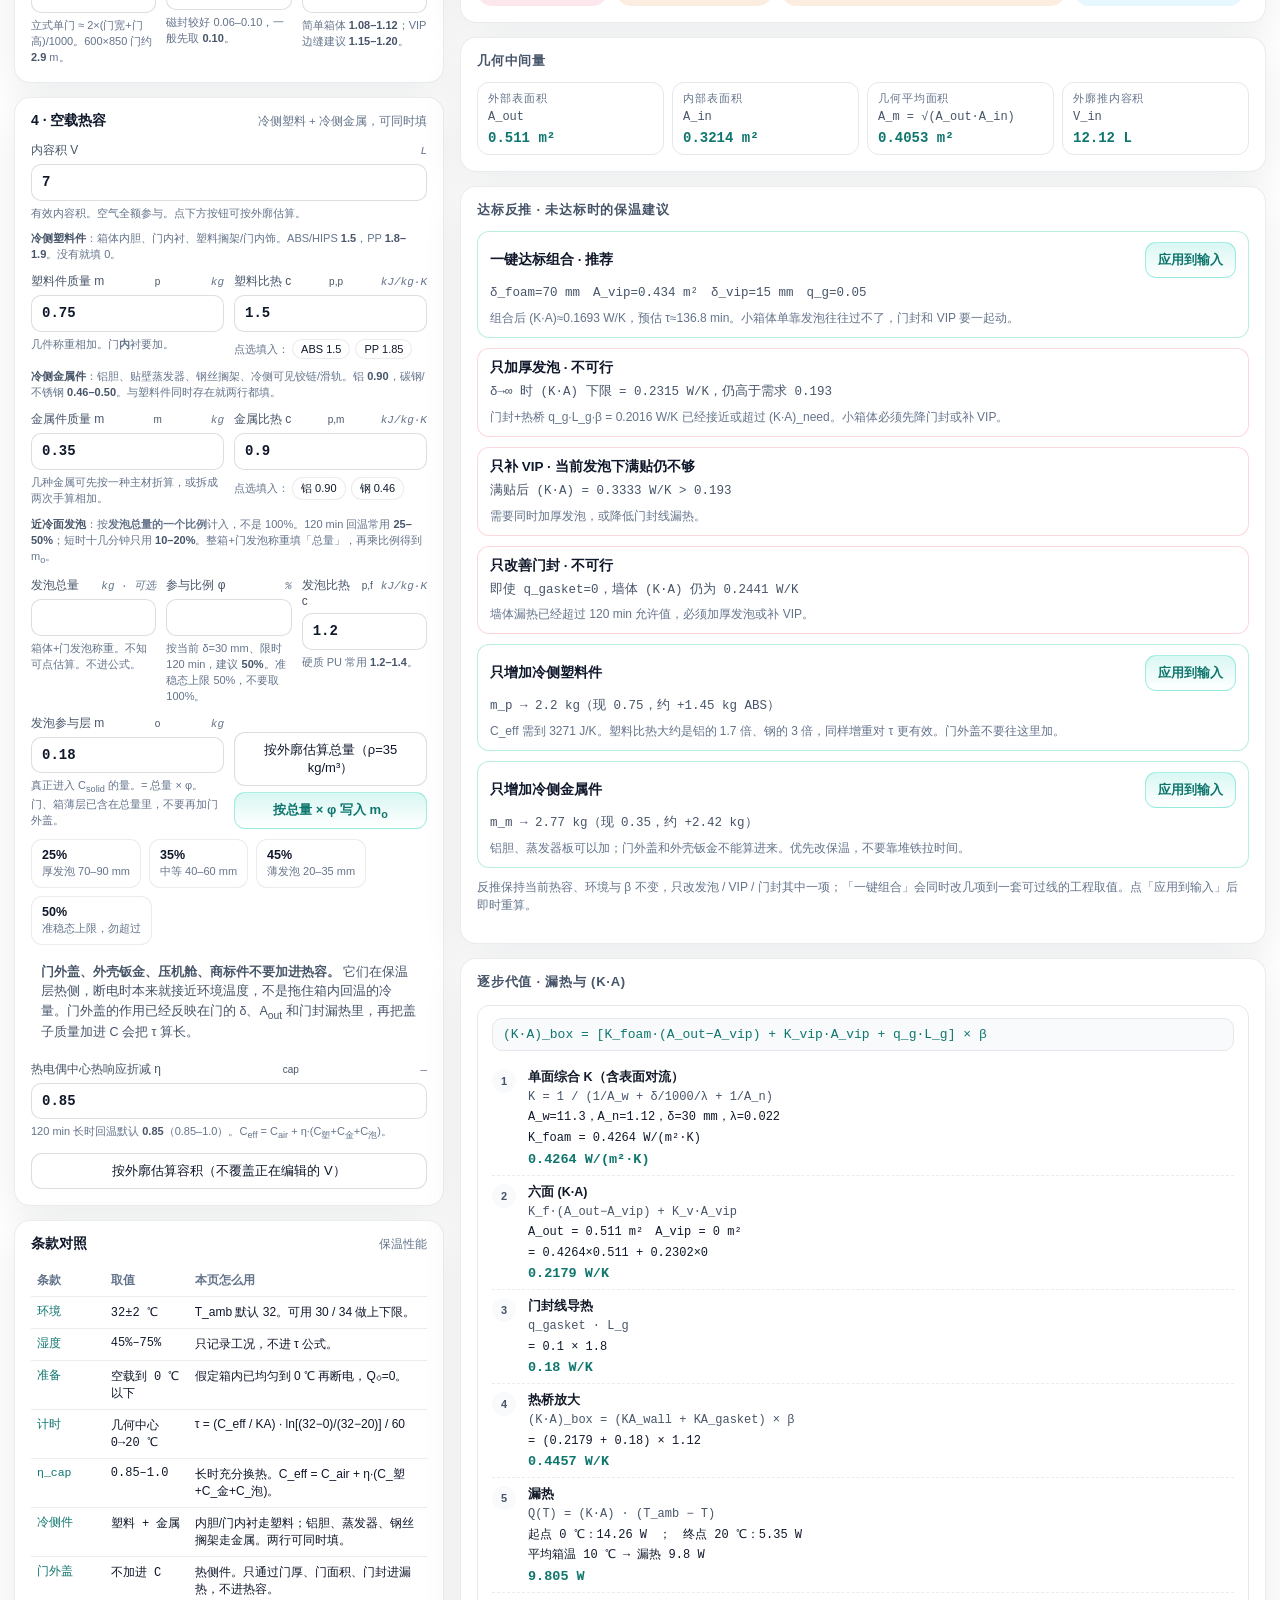
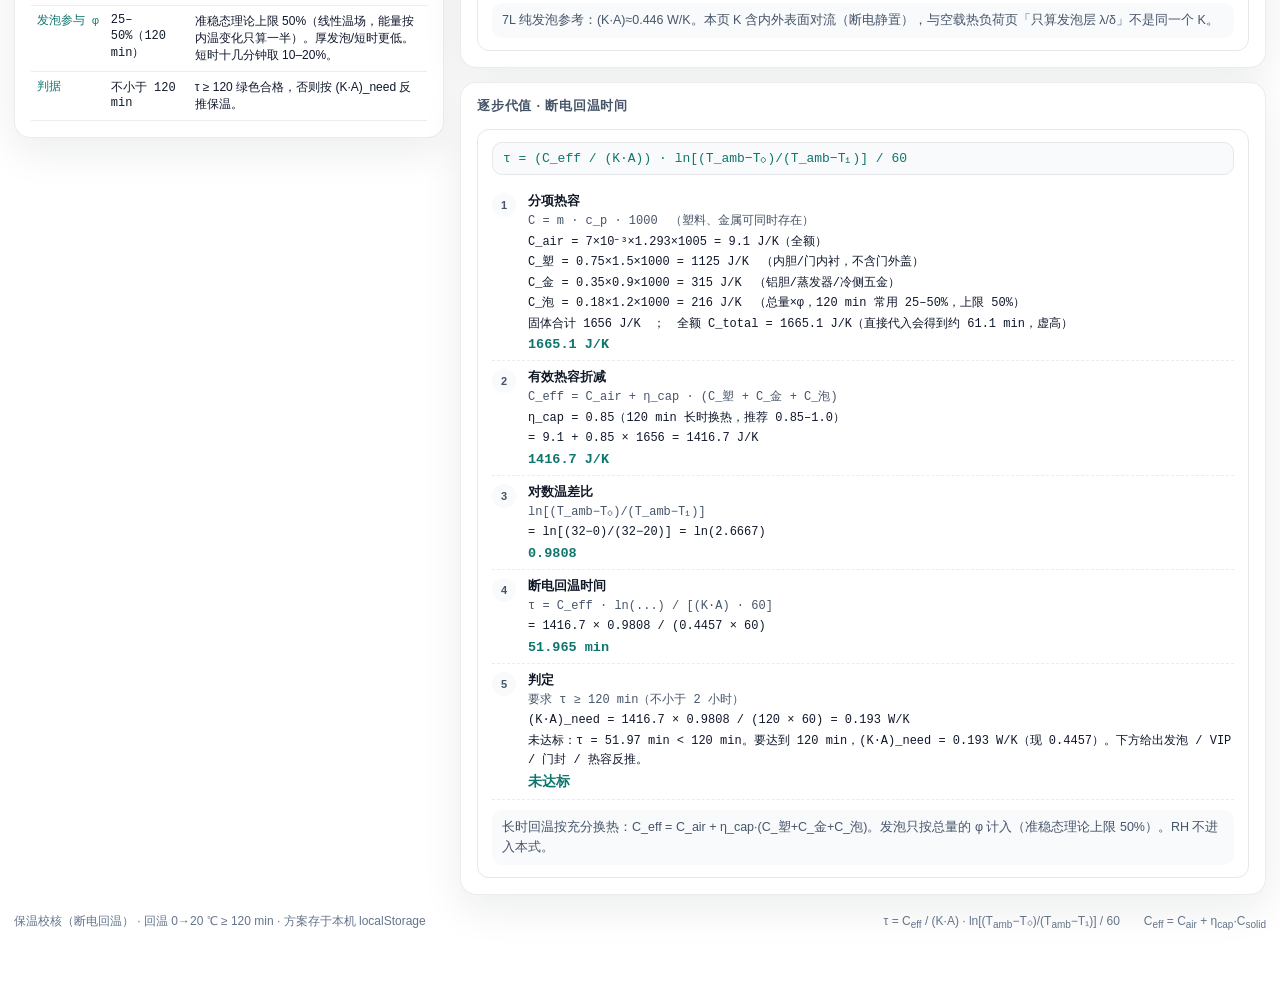
<file: insulation-holdover/index.html>
<!DOCTYPE html>
<html lang="zh-CN">
<head>
  <meta charset="UTF-8" />
  <meta name="viewport" content="width=device-width, initial-scale=1" />
  <title>加载中…</title>
</head>
<body>
  <p id="st" style="font-family:sans-serif;padding:1.5rem">正在加载计算页…</p>
  <p style="font-family:sans-serif;padding:0 1.5rem"><a href="../index.html">← 返回计算汇总</a></p>
  <script src="../assets/cloud-loader-inject.js"></script>
  <script>
  (async function () {
    const TOOL = 'insulation-holdover';
    const LOCAL_KEY = 'holdover-120-schemes-v1';
    const st = document.getElementById('st');
    try {
      const b64 = await fetch('page.html.gz.b64', { cache: 'no-cache' }).then(r => {
        if (!r.ok) throw new Error('b64 ' + r.status);
        return r.text();
      });
      const bin = Uint8Array.from(atob(b64.replace(/\s+/g,'')), c => c.charCodeAt(0));
      const ds = new DecompressionStream('gzip');
      const stream = new Blob([bin]).stream().pipeThrough(ds);
      let html = await new Response(stream).text();
      if (window.CloudLoaderInject) {
        html = window.CloudLoaderInject.inject(html, { tool: TOOL, localKey: LOCAL_KEY });
      }
      document.open();
      document.write(html);
      document.close();
    } catch (e) {
      st.textContent = '加载失败：' + e;
      st.style.color = '#b00';
    }
  })();
  </script>
</body>
</html>
</file>
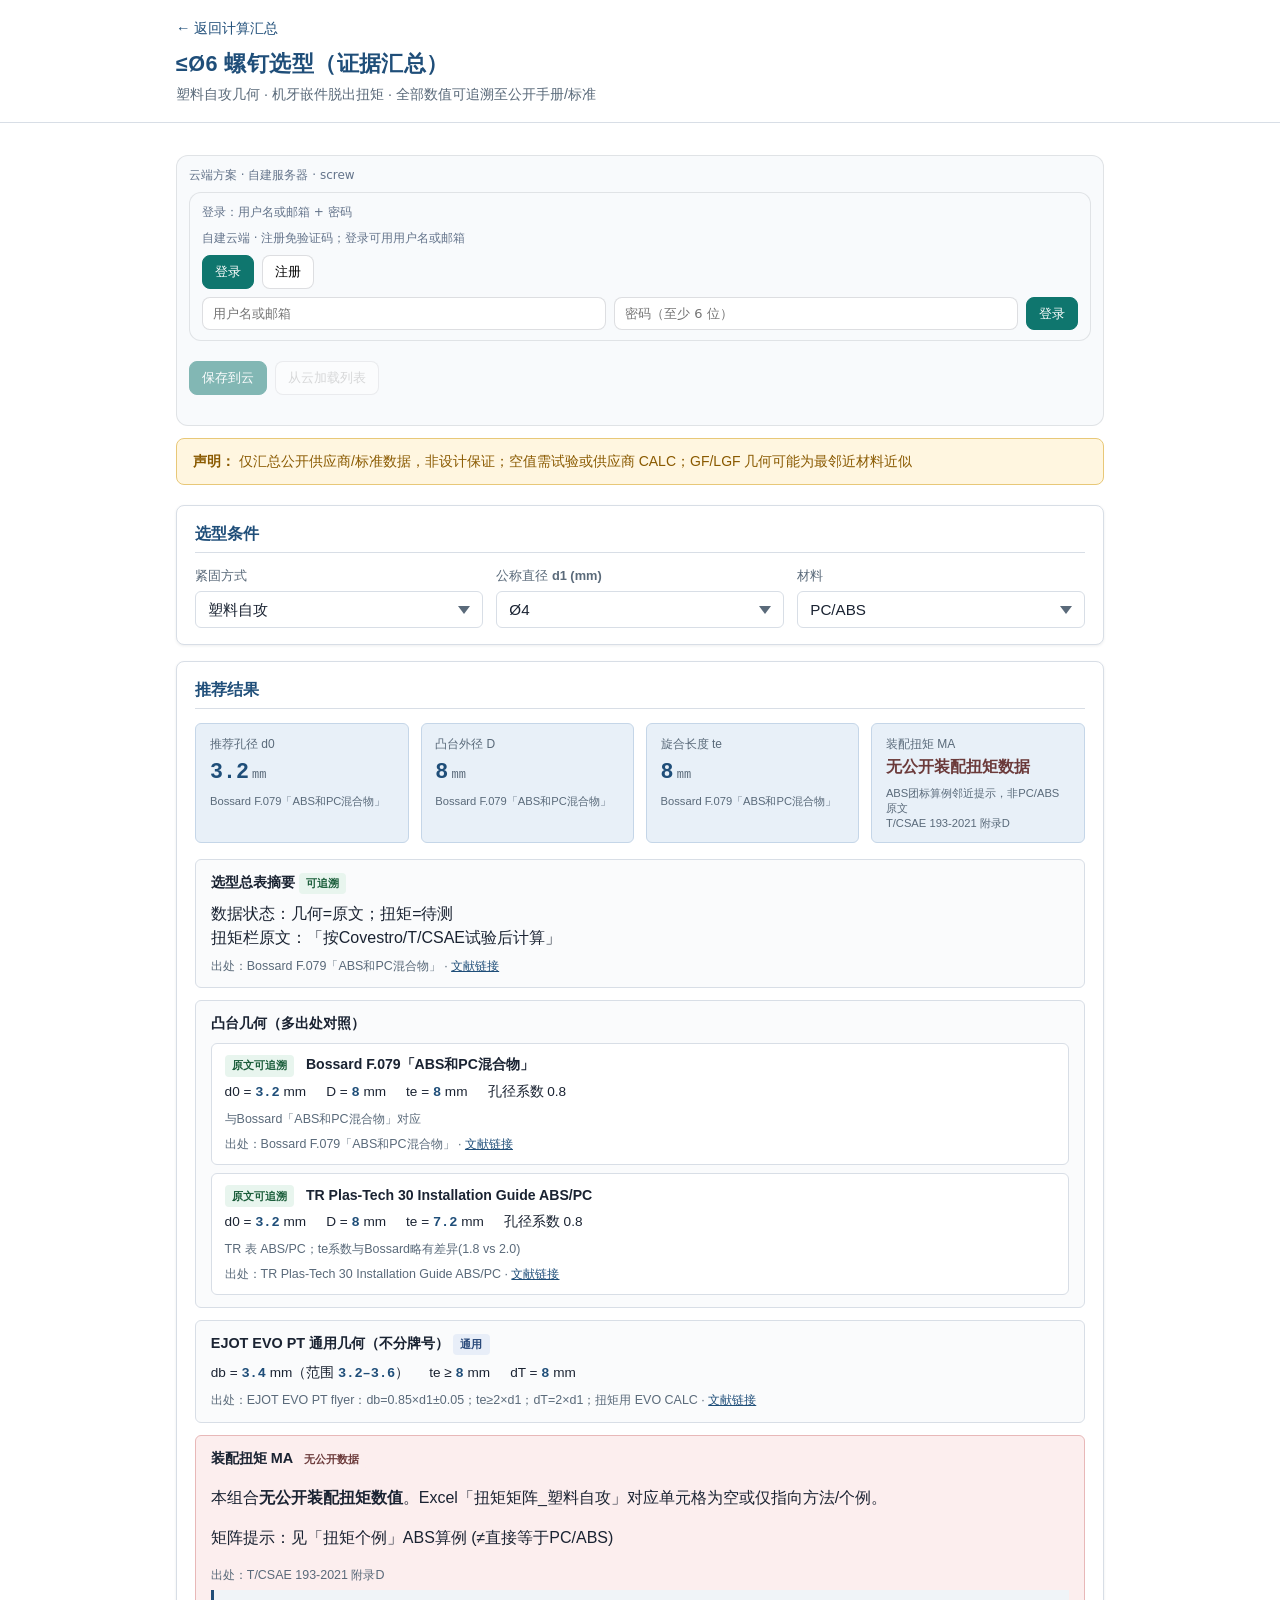
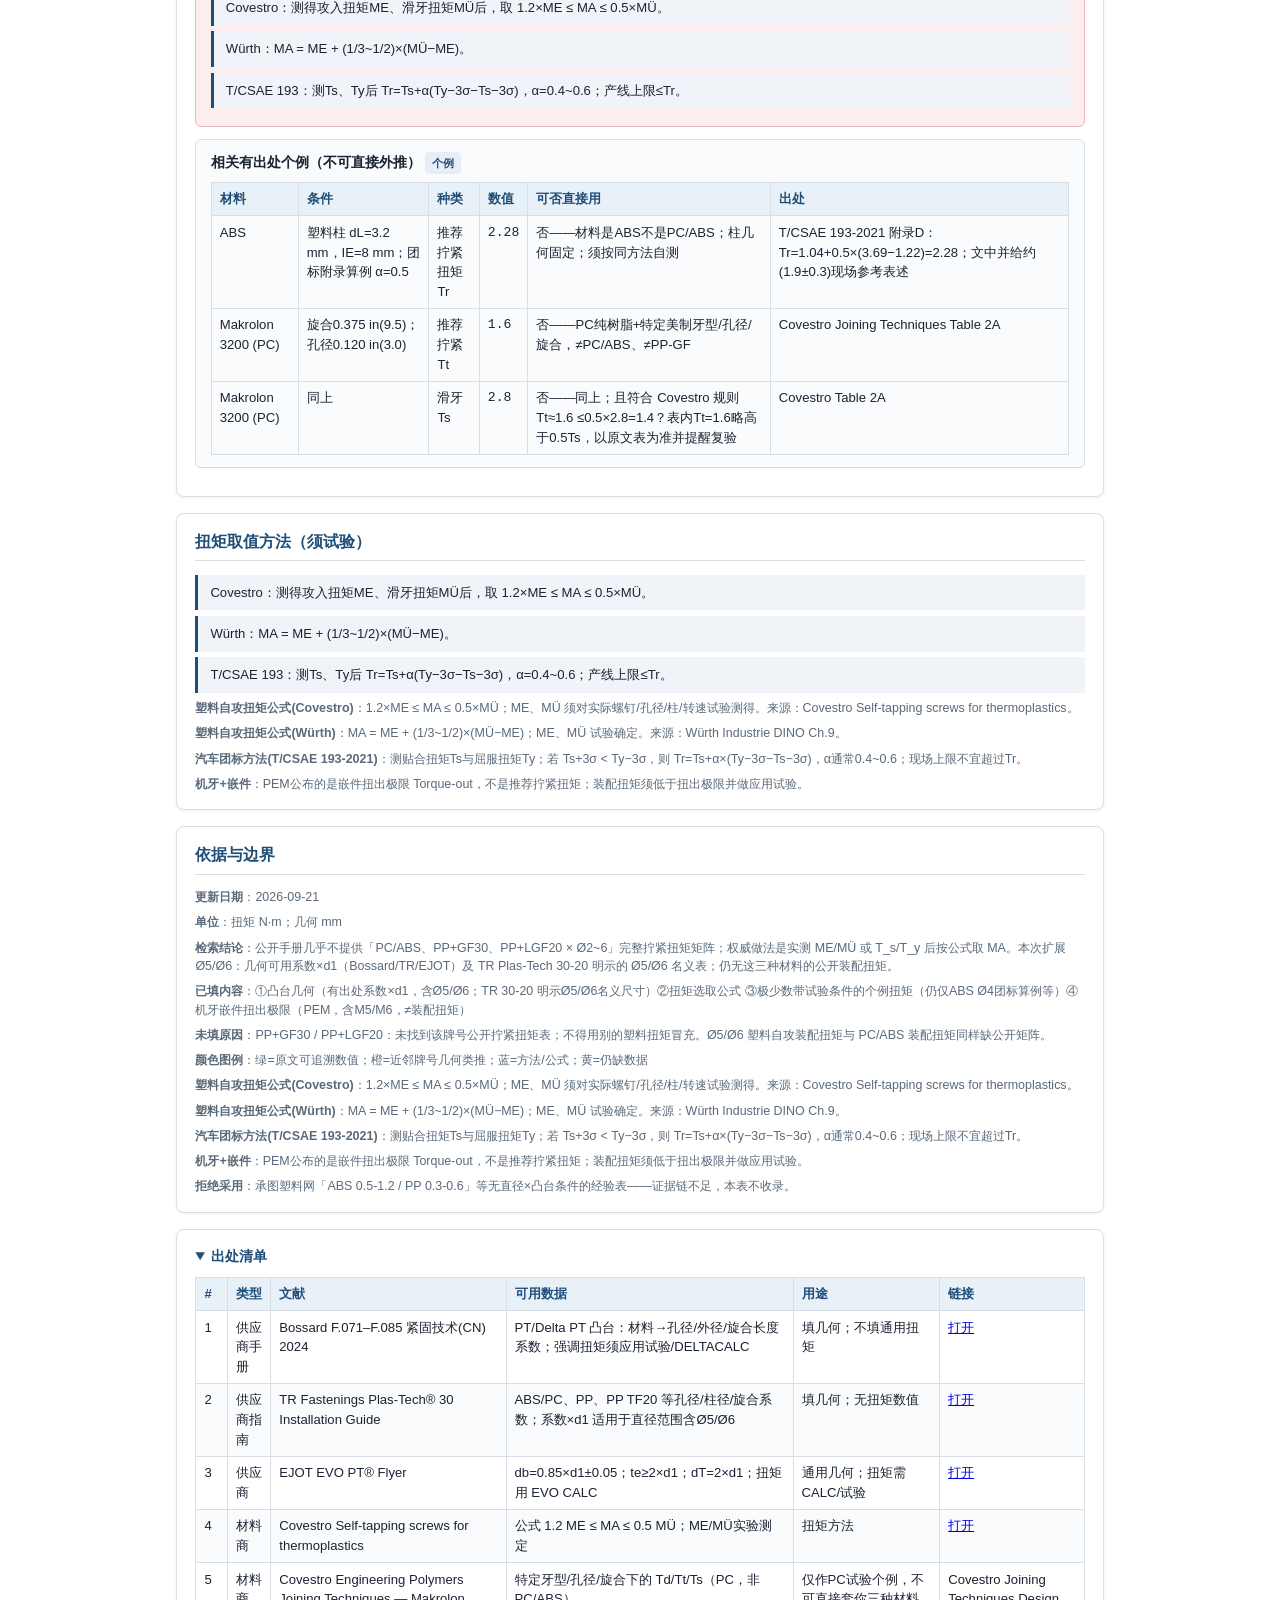
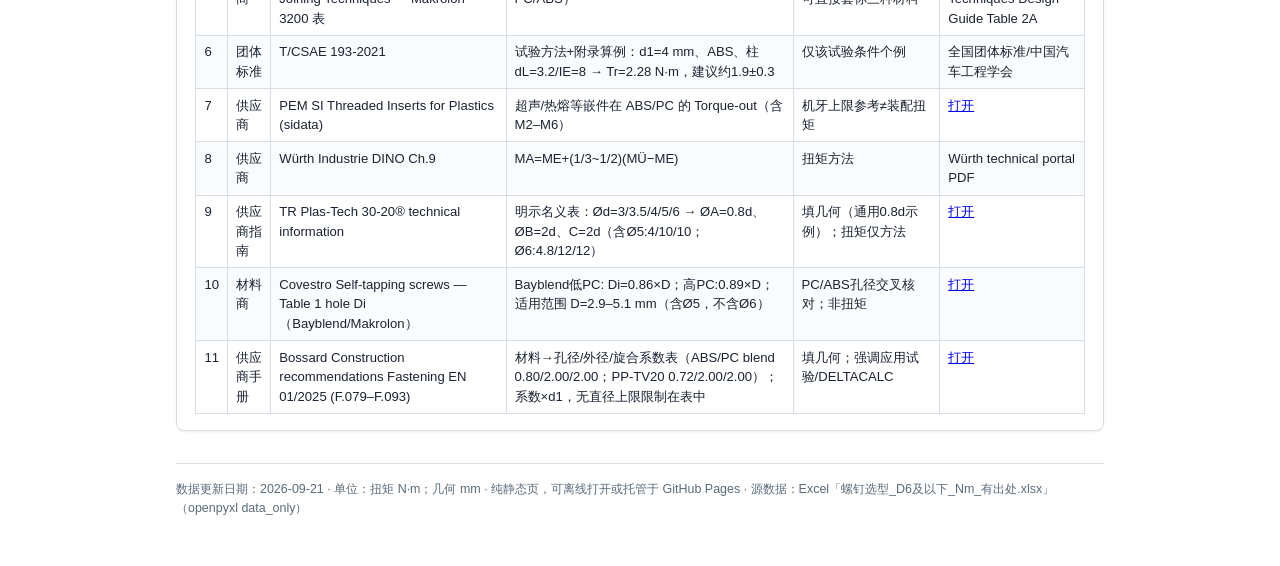
<file: screw/index.html>
<!DOCTYPE html>
<html lang="zh-CN">
<head>
  <meta charset="UTF-8" />
  <meta name="viewport" content="width=device-width, initial-scale=1" />
  <title>≤Ø6 螺钉选型 — 公开证据汇总</title>
  <meta name="description" content="塑料自攻 / 机牙嵌件螺钉选型：孔径、凸台、旋合与有出处扭矩汇总。仅公开数据，非设计保证。" />
  <link rel="stylesheet" href="styles.css" />
  <link rel="stylesheet" href="../assets/cloud-sync.css" />
</head>
<body>
  <header class="app-header">
    <div class="wrap">
      <p style="margin:0 0 0.5rem"><a href="../index.html" style="color:#1f4e79;text-decoration:none;font-size:0.9rem">← 返回计算汇总</a></p>
      <h1>≤Ø6 螺钉选型（证据汇总）</h1>
      <p class="subtitle">塑料自攻几何 · 机牙嵌件脱出扭矩 · 全部数值可追溯至公开手册/标准</p>
    </div>
  </header>
  <main class="wrap">
    <div id="cloudMount"></div>
    <div class="banner" role="note">
      <strong>声明：</strong>
      <span id="disclaimer">仅汇总公开供应商/标准数据，非设计保证；空值需试验或供应商 CALC；GF/LGF 几何可能为最邻近材料近似</span>
    </div>
    <section class="panel">
      <h2>选型条件</h2>
      <div class="controls">
        <label class="field">紧固方式
          <select id="fastening" aria-label="紧固方式"></select>
        </label>
        <label class="field">公称直径 d1 (mm)
          <select id="d1" aria-label="公称直径"></select>
        </label>
        <label class="field">材料
          <select id="material" aria-label="材料"></select>
        </label>
      </div>
    </section>
    <section class="panel">
      <h2>推荐结果</h2>
      <div id="result"></div>
    </section>
    <section class="panel" id="methods"></section>
    <section class="panel">
      <h2>依据与边界</h2>
      <div id="boundaries"></div>
    </section>
    <section class="panel">
      <details class="sources-panel" open>
        <summary>出处清单</summary>
        <div id="sources-body"></div>
      </details>
    </section>
    <footer class="app-footer">
      <span id="updated"></span>
      · 单位：扭矩 N·m；几何 mm
      · 纯静态页，可离线打开或托管于 GitHub Pages
      · 源数据：Excel「螺钉选型_D6及以下_Nm_有出处.xlsx」（openpyxl data_only）
    </footer>
  </main>
  <script src="data.loader.js"></script>
  <script src="app.js"></script>

  <script type="module">
    import * as Cloud from '../assets/cloud-sync.js';
    Cloud.init();
    Cloud.mountSchemePanel({
      tool: 'screw',
      container: document.getElementById('cloudMount'),
      getState: () => window.ScrewBridge ? window.ScrewBridge.getState() : Cloud.scrapeFormState(),
      applyState: (s) => {
        if (window.ScrewBridge) window.ScrewBridge.applyState(s);
        else Cloud.applyFormState(s);
      }
    });
  </script>
</body>
</html>
</file>
<file: hub.css>
@import url("./assets/tokens.css");

* { box-sizing: border-box; }

html, body {
  margin: 0;
  min-height: 100%;
}

body {
  font-family: var(--sans);
  color: var(--text);
  line-height: 1.5;
  min-height: 100vh;
  background: var(--bg);
  -webkit-font-smoothing: antialiased;
}

.shell {
  position: relative;
  width: min(var(--hub-max), calc(100% - 2rem));
  margin: 0 auto;
  padding: clamp(1.5rem, 4vw, 2.5rem) 0 clamp(2.5rem, 5vw, 3.5rem);
}

.hero {
  padding: 0 0 0.25rem;
  margin-bottom: 1rem;
}

h1 {
  margin: 0;
  font-size: clamp(1.75rem, 3.5vw, 2.25rem);
  font-weight: 700;
  letter-spacing: -0.03em;
  line-height: 1.15;
  color: var(--text);
}

.hero-lead {
  margin: 0.5rem 0 0;
  max-width: 36rem;
  font-size: 1rem;
  color: var(--muted);
}

.banner {
  display: flex;
  gap: 0.65rem;
  align-items: baseline;
  flex-wrap: wrap;
  margin: 0 0 1.25rem;
  padding: 0.75rem 1rem;
  border-radius: var(--radius-sm);
  background: var(--card);
  border: 1px solid var(--line);
  color: var(--muted);
  font-size: 0.9rem;
}

.banner strong {
  color: var(--text);
  font-weight: 650;
}

.cards {
  display: grid;
  grid-template-columns: repeat(3, 1fr);
  gap: 0.85rem;
}

.card {
  display: flex;
  flex-direction: column;
  min-height: 11rem;
  padding: 1.15rem 1.2rem 1.1rem;
  border-radius: var(--radius);
  text-decoration: none;
  color: inherit;
  background: var(--card);
  border: 1px solid var(--line);
  box-shadow: var(--shadow-sm);
  border-left: 3px solid var(--mark, var(--teal));
  transition:
    transform 0.2s var(--ease),
    box-shadow 0.2s var(--ease),
    border-color 0.2s var(--ease);
}

.card:hover,
.card:focus-visible {
  border-color: var(--line-strong);
  box-shadow: var(--shadow);
  transform: translateY(-2px);
  outline: none;
}

.card:focus-visible {
  box-shadow: var(--shadow), var(--focus);
}

.accent-thermal { --mark: #0f766e; }
.accent-fasten { --mark: #b45309; }
.accent-cool { --mark: #0369a1; }
.accent-hx { --mark: #6d28d9; }
.accent-insul { --mark: #047857; }
.accent-cloud { --mark: #4338ca; }

.card-kicker {
  font-size: 0.72rem;
  font-weight: 650;
  letter-spacing: 0.04em;
  color: var(--faint);
  margin-bottom: 0.4rem;
}

.card h2 {
  margin: 0 0 0.4rem;
  font-size: 1.12rem;
  font-weight: 700;
  letter-spacing: -0.02em;
  color: var(--text);
}

.card p {
  margin: 0;
  flex: 1;
  color: var(--muted);
  font-size: 0.9rem;
}

.card-action {
  margin-top: 0.9rem;
  font-size: 0.88rem;
  font-weight: 650;
  color: var(--teal);
}

.card:hover .card-action,
.card:focus-visible .card-action {
  text-decoration: underline;
}

.card-action::after {
  content: " →";
}

.app-footer {
  margin-top: 1.75rem;
  text-align: center;
  color: var(--faint);
  font-size: 0.8rem;
}

@media (max-width: 900px) {
  .cards {
    grid-template-columns: repeat(2, 1fr);
  }
}

@media (max-width: 640px) {
  .shell {
    width: min(100% - 1.25rem, var(--hub-max));
  }
  .cards {
    grid-template-columns: 1fr;
  }
  .card {
    min-height: 0;
  }
}

@media (prefers-reduced-motion: reduce) {
  *,
  *::before,
  *::after {
    animation: none !important;
    transition-duration: 0.01ms !important;
  }
}
</file>
<file: condensation/styles.css>
:root {
  --bg: #ffffff;
  --surface: #ffffff;
  --ink: #1a2332;
  --muted: #5a6a7a;
  --line: #d8dee6;
  --accent: #1f4e79;
  --accent-soft: #e8f0f8;
  --warn: #8a5a00;
  --warn-bg: #fff6e0;
  --ok: #1b5e3b;
  --ok-bg: #e8f5ee;
  --bad: #6b3a3a;
  --bad-bg: #fceeee;
  --radius: 8px;
  --shadow: 0 1px 3px rgba(26, 35, 50, 0.08);
  --font: "Segoe UI", "PingFang SC", "Microsoft YaHei", "Noto Sans SC", sans-serif;
}

* { box-sizing: border-box; }
html { font-size: 16px; }
body {
  margin: 0;
  font-family: var(--font);
  color: var(--ink);
  background: var(--bg);
  line-height: 1.5;
  -webkit-font-smoothing: antialiased;
}

.wrap {
  max-width: 960px;
  margin: 0 auto;
  padding: 1rem 1rem 3rem;
}

.app-header {
  background: var(--surface);
  border-bottom: 1px solid var(--line);
  padding: 1rem 0;
  margin-bottom: 1rem;
}
.app-header .wrap { padding-top: 0; padding-bottom: 0; }
h1 {
  margin: 0 0 0.25rem;
  font-size: 1.35rem;
  font-weight: 650;
  color: var(--accent);
}
.subtitle {
  margin: 0;
  color: var(--muted);
  font-size: 0.9rem;
}

.banner {
  background: var(--warn-bg);
  border: 1px solid #e8c878;
  color: var(--warn);
  border-radius: var(--radius);
  padding: 0.75rem 1rem;
  font-size: 0.875rem;
  margin-bottom: 1.25rem;
}

.panel {
  background: var(--surface);
  border: 1px solid var(--line);
  border-radius: var(--radius);
  box-shadow: var(--shadow);
  padding: 1rem 1.15rem;
  margin-bottom: 1rem;
}
.panel h2 {
  margin: 0 0 0.85rem;
  font-size: 1rem;
  font-weight: 650;
  color: var(--accent);
  border-bottom: 1px solid var(--line);
  padding-bottom: 0.4rem;
}

.controls {
  display: grid;
  grid-template-columns: repeat(3, 1fr);
  gap: 0.85rem;
}
@media (max-width: 700px) {
  .controls { grid-template-columns: 1fr; }
}

.field {
  display: flex;
  flex-direction: column;
  gap: 0.35rem;
  font-size: 0.8rem;
  color: var(--muted);
  font-weight: 550;
}
.field[hidden] { display: none !important; }

input, select {
  border: 1px solid var(--line);
  border-radius: 6px;
  padding: 0.55rem 0.75rem;
  font-size: 0.95rem;
  color: var(--ink);
  font-family: inherit;
  background: var(--bg);
}
select {
  appearance: none;
  background-image: url("data:image/svg+xml,%3Csvg xmlns='http://www.w3.org/2000/svg' width='12' height='8'%3E%3Cpath fill='%235a6a7a' d='M0 0l6 8 6-8z'/%3E%3C/svg%3E");
  background-repeat: no-repeat;
  background-position: right 0.75rem center;
  padding-right: 2rem;
  cursor: pointer;
}
input:focus, select:focus {
  outline: 2px solid var(--accent);
  outline-offset: 1px;
}

.row-actions { margin-top: 0.85rem; }
.btn {
  border: 1px solid var(--line);
  background: var(--surface);
  color: var(--accent);
  border-radius: 6px;
  padding: 0.45rem 0.9rem;
  font-size: 0.9rem;
  cursor: pointer;
  font-family: inherit;
}
.btn:hover { background: var(--accent-soft); }

.verdict {
  border-radius: var(--radius);
  padding: 0.9rem 1rem;
  font-size: 1.15rem;
  font-weight: 700;
  margin-bottom: 0.85rem;
}
.verdict.ok { background: var(--ok-bg); color: var(--ok); border: 1px solid #b7e0c8; }
.verdict.bad { background: var(--bad-bg); color: var(--bad); border: 1px solid #e8b4b4; }
.verdict.warn { background: var(--warn-bg); color: var(--warn); border: 1px solid #e8c878; }

.metrics {
  display: grid;
  grid-template-columns: repeat(3, 1fr);
  gap: 0.75rem;
}
@media (max-width: 700px) {
  .metrics { grid-template-columns: 1fr; }
}
.metric {
  background: var(--accent-soft);
  border: 1px solid var(--line);
  border-radius: 6px;
  padding: 0.75rem 0.85rem;
}
.metric .label { font-size: 0.75rem; color: var(--muted); font-weight: 550; }
.metric .value { font-size: 1.35rem; font-weight: 700; color: var(--ink); margin-top: 0.2rem; }
.metric .unit { font-size: 0.85rem; font-weight: 500; color: var(--muted); margin-left: 0.2rem; }
.metric .hint { font-size: 0.75rem; color: var(--muted); margin-top: 0.25rem; }

details summary {
  cursor: pointer;
  font-weight: 650;
  color: var(--accent);
}
.formula-block {
  margin-top: 0.75rem;
  font-size: 0.9rem;
  color: var(--ink);
}
.formula-block p { margin: 0.4rem 0; }

.app-footer {
  margin-top: 1.5rem;
  color: var(--muted);
  font-size: 0.8rem;
  text-align: center;
}
</file>
<file: assets/cloud-sync.css>
.cloud-bar {
  font-family: system-ui, "PingFang SC", "Microsoft YaHei", sans-serif;
  font-size: 13px;
  color: #0f172a;
  background: #f8fafc;
  border: 1px solid rgba(15, 23, 42, 0.1);
  border-radius: 12px;
  padding: 10px 12px;
  margin: 0 0 12px;
  display: grid;
  gap: 8px;
}
.cloud-bar * { box-sizing: border-box; }
.cloud-row { display: flex; flex-wrap: wrap; gap: 8px; align-items: center; }
.cloud-bar input[type="email"],
.cloud-bar input[type="text"],
.cloud-bar input[type="password"] {
  flex: 1;
  min-width: 160px;
  padding: 6px 10px;
  border: 1px solid rgba(15, 23, 42, 0.14);
  border-radius: 8px;
  font: inherit;
}
.cloud-bar button {
  padding: 6px 12px;
  border-radius: 8px;
  border: 1px solid rgba(15, 23, 42, 0.14);
  background: #fff;
  cursor: pointer;
  font: inherit;
}
.cloud-bar button.primary {
  background: #0f766e;
  color: #fff;
  border-color: #0f766e;
}
.cloud-bar button:disabled { opacity: 0.5; cursor: not-allowed; }
.cloud-bar .muted { color: #64748b; font-size: 12px; }
.cloud-bar .err { color: #be123c; }
.cloud-bar .ok { color: #047857; }
.cloud-list { display: grid; gap: 6px; margin-top: 4px; }
.cloud-item {
  display: flex;
  flex-wrap: wrap;
  gap: 8px;
  align-items: center;
  justify-content: space-between;
  padding: 8px 10px;
  border: 1px solid rgba(15, 23, 42, 0.08);
  border-radius: 10px;
  background: #fff;
}
.cloud-item .nm { font-weight: 600; }
.cloud-item .meta { color: #64748b; font-size: 11px; }
.cloud-item .acts { display: flex; gap: 6px; flex-wrap: wrap; }

@media (prefers-color-scheme: dark) {
  html:not([data-theme="light"]) .cloud-bar {
    color: #e2e8f0;
    background: #1e293b;
    border-color: rgba(148, 163, 184, 0.2);
  }
  html:not([data-theme="light"]) .cloud-bar input,
  html:not([data-theme="light"]) .cloud-bar button:not(.primary),
  html:not([data-theme="light"]) .cloud-item {
    background: #0f172a;
    color: #e2e8f0;
    border-color: rgba(148, 163, 184, 0.25);
  }
}
html[data-theme="dark"] .cloud-bar {
  color: #e2e8f0;
  background: #1e293b;
  border-color: rgba(148, 163, 184, 0.2);
}
html[data-theme="dark"] .cloud-bar input,
html[data-theme="dark"] .cloud-bar button:not(.primary),
html[data-theme="dark"] .cloud-item {
  background: #0f172a;
  color: #e2e8f0;
  border-color: rgba(148, 163, 184, 0.25);
}
</file>
<file: screw/styles.css>
:root {
  --bg: #ffffff;
  --surface: #ffffff;
  --ink: #1a2332;
  --muted: #5a6a7a;
  --line: #d8dee6;
  --accent: #1f4e79;
  --accent-soft: #e8f0f8;
  --warn: #8a5a00;
  --warn-bg: #fff6e0;
  --ok: #1b5e3b;
  --ok-bg: #e8f5ee;
  --empty: #6b3a3a;
  --empty-bg: #fceeee;
  --approx: #7a4a10;
  --approx-bg: #fff3e0;
  --radius: 8px;
  --shadow: 0 1px 3px rgba(26, 35, 50, 0.08);
  --font: "Segoe UI", "PingFang SC", "Microsoft YaHei", "Noto Sans SC", sans-serif;
  --mono: "SF Mono", "Cascadia Code", "Consolas", monospace;
}

* { box-sizing: border-box; }
html { font-size: 16px; }
body {
  margin: 0;
  font-family: var(--font);
  color: var(--ink);
  background: #ffffff;
  line-height: 1.5;
  -webkit-font-smoothing: antialiased;
}

.wrap {
  max-width: 960px;
  margin: 0 auto;
  padding: 1rem 1rem 3rem;
}

header.app-header {
  background: var(--surface);
  border-bottom: 1px solid var(--line);
  padding: 1rem 0;
  margin-bottom: 1rem;
}
header.app-header .wrap {
  padding-bottom: 0;
  padding-top: 0;
}
h1 {
  margin: 0 0 0.25rem;
  font-size: 1.35rem;
  font-weight: 650;
  color: var(--accent);
  letter-spacing: 0.02em;
}
.subtitle {
  margin: 0;
  color: var(--muted);
  font-size: 0.9rem;
}

.banner {
  background: var(--warn-bg);
  border: 1px solid #e8c878;
  color: var(--warn);
  border-radius: var(--radius);
  padding: 0.75rem 1rem;
  font-size: 0.875rem;
  margin-bottom: 1.25rem;
}
.banner strong { font-weight: 650; }

.panel {
  background: var(--surface);
  border: 1px solid var(--line);
  border-radius: var(--radius);
  box-shadow: var(--shadow);
  padding: 1rem 1.15rem;
  margin-bottom: 1rem;
}
.panel h2 {
  margin: 0 0 0.85rem;
  font-size: 1rem;
  font-weight: 650;
  color: var(--accent);
  border-bottom: 1px solid var(--line);
  padding-bottom: 0.4rem;
}

.controls {
  display: grid;
  grid-template-columns: repeat(3, 1fr);
  gap: 0.85rem;
}
@media (max-width: 700px) {
  .controls { grid-template-columns: 1fr; }
}

label.field {
  display: flex;
  flex-direction: column;
  gap: 0.35rem;
  font-size: 0.8rem;
  color: var(--muted);
  font-weight: 550;
}
select {
  appearance: none;
  background: var(--bg) url("data:image/svg+xml,%3Csvg xmlns='http://www.w3.org/2000/svg' width='12' height='8'%3E%3Cpath fill='%235a6a7a' d='M0 0l6 8 6-8z'/%3E%3C/svg%3E") no-repeat right 0.75rem center;
  border: 1px solid var(--line);
  border-radius: 6px;
  padding: 0.55rem 2rem 0.55rem 0.75rem;
  font-size: 0.95rem;
  color: var(--ink);
  font-family: inherit;
  cursor: pointer;
}
select:focus {
  outline: 2px solid var(--accent);
  outline-offset: 1px;
}

.metrics {
  display: grid;
  grid-template-columns: repeat(auto-fit, minmax(140px, 1fr));
  gap: 0.75rem;
  margin-bottom: 1rem;
}
.metric {
  background: var(--accent-soft);
  border-radius: 6px;
  padding: 0.7rem 0.85rem;
  border: 1px solid #c5d6e8;
}
.metric .label {
  font-size: 0.75rem;
  color: var(--muted);
  margin-bottom: 0.2rem;
}
.metric .value {
  font-size: 1.35rem;
  font-weight: 700;
  font-family: var(--mono);
  color: var(--accent);
}
.metric .unit {
  font-size: 0.75rem;
  font-weight: 500;
  color: var(--muted);
  margin-left: 0.2rem;
}
.metric .src {
  font-size: 0.7rem;
  color: var(--muted);
  margin-top: 0.35rem;
  line-height: 1.35;
}

.tag {
  display: inline-block;
  font-size: 0.7rem;
  font-weight: 600;
  padding: 0.15rem 0.45rem;
  border-radius: 4px;
  margin-right: 0.35rem;
  vertical-align: middle;
}
.tag-ok { background: var(--ok-bg); color: var(--ok); }
.tag-approx { background: var(--approx-bg); color: var(--approx); }
.tag-empty { background: var(--empty-bg); color: var(--empty); }
.tag-method { background: #e8eef8; color: #2a4a7a; }

.block {
  border: 1px solid var(--line);
  border-radius: 6px;
  padding: 0.75rem 0.9rem;
  margin-bottom: 0.75rem;
  background: #fafbfc;
}
.block h3 {
  margin: 0 0 0.5rem;
  font-size: 0.9rem;
  font-weight: 650;
}
.block.empty-state {
  background: var(--empty-bg);
  border-color: #e8b8b8;
}
.block.approx-state {
  background: var(--approx-bg);
  border-color: #e8c898;
}
.cite {
  font-size: 0.78rem;
  color: var(--muted);
  margin-top: 0.4rem;
}
.cite a { color: var(--accent); }

table.data {
  width: 100%;
  border-collapse: collapse;
  font-size: 0.82rem;
}
table.data th, table.data td {
  border: 1px solid var(--line);
  padding: 0.4rem 0.5rem;
  text-align: left;
  vertical-align: top;
}
table.data th {
  background: var(--accent-soft);
  color: var(--accent);
  font-weight: 600;
}
table.data tr:nth-child(even) td { background: #fafbfc; }
.num { font-family: var(--mono); white-space: nowrap; }

.tabs {
  display: flex;
  gap: 0.35rem;
  flex-wrap: wrap;
  margin-bottom: 0.75rem;
}
.tab {
  border: 1px solid var(--line);
  background: var(--surface);
  border-radius: 999px;
  padding: 0.3rem 0.75rem;
  font-size: 0.8rem;
  cursor: pointer;
  color: var(--muted);
  font-family: inherit;
}
.tab.active {
  background: var(--accent);
  color: #fff;
  border-color: var(--accent);
}

.hidden { display: none !important; }

footer.app-footer {
  margin-top: 2rem;
  padding-top: 1rem;
  border-top: 1px solid var(--line);
  font-size: 0.78rem;
  color: var(--muted);
}

.geom-list { display: flex; flex-direction: column; gap: 0.5rem; }
.geom-card {
  border: 1px solid var(--line);
  border-radius: 6px;
  padding: 0.65rem 0.8rem;
  background: var(--surface);
}
.geom-card .head {
  display: flex;
  flex-wrap: wrap;
  align-items: baseline;
  gap: 0.4rem;
  margin-bottom: 0.35rem;
}
.geom-card .head .title { font-weight: 600; font-size: 0.88rem; }
.vals {
  display: flex;
  flex-wrap: wrap;
  gap: 0.75rem 1.25rem;
  font-size: 0.85rem;
}
.vals span strong { font-family: var(--mono); color: var(--accent); }

.formula {
  font-size: 0.82rem;
  color: var(--ink);
  background: #f0f4f8;
  border-left: 3px solid var(--accent);
  padding: 0.5rem 0.75rem;
  margin: 0.35rem 0;
}

details.sources-panel summary {
  cursor: pointer;
  font-weight: 600;
  color: var(--accent);
  font-size: 0.9rem;
}
details.sources-panel[open] summary { margin-bottom: 0.6rem; }

.pem-grid {
  display: grid;
  grid-template-columns: repeat(auto-fit, minmax(180px, 1fr));
  gap: 0.6rem;
}
.pem-card {
  border: 1px solid #c5d6e8;
  background: var(--accent-soft);
  border-radius: 6px;
  padding: 0.6rem 0.75rem;
}
.pem-card .mat { font-size: 0.75rem; color: var(--muted); }
.pem-card .to {
  font-family: var(--mono);
  font-size: 1.15rem;
  font-weight: 700;
  color: var(--accent);
}
.pem-card .label-to {
  font-size: 0.7rem;
  color: var(--empty);
  font-weight: 600;
  margin-top: 0.2rem;
}
</file>
